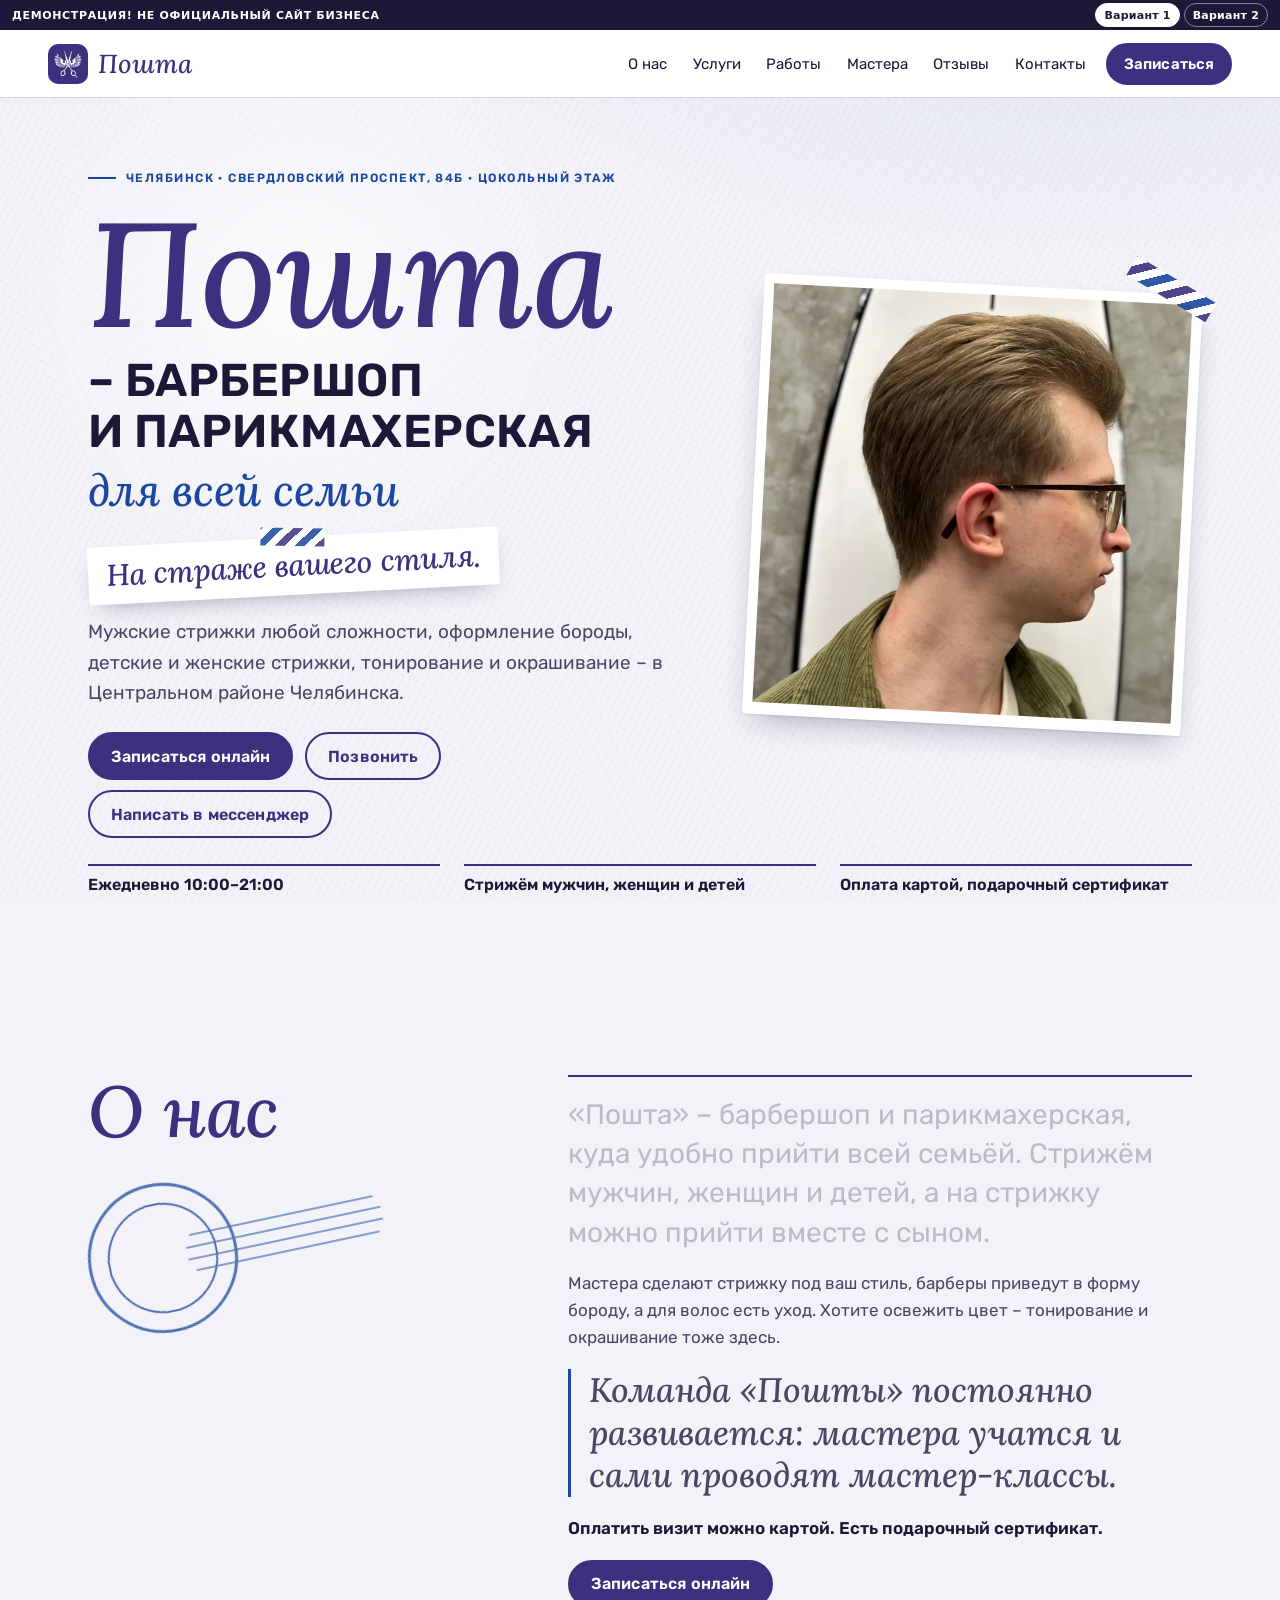
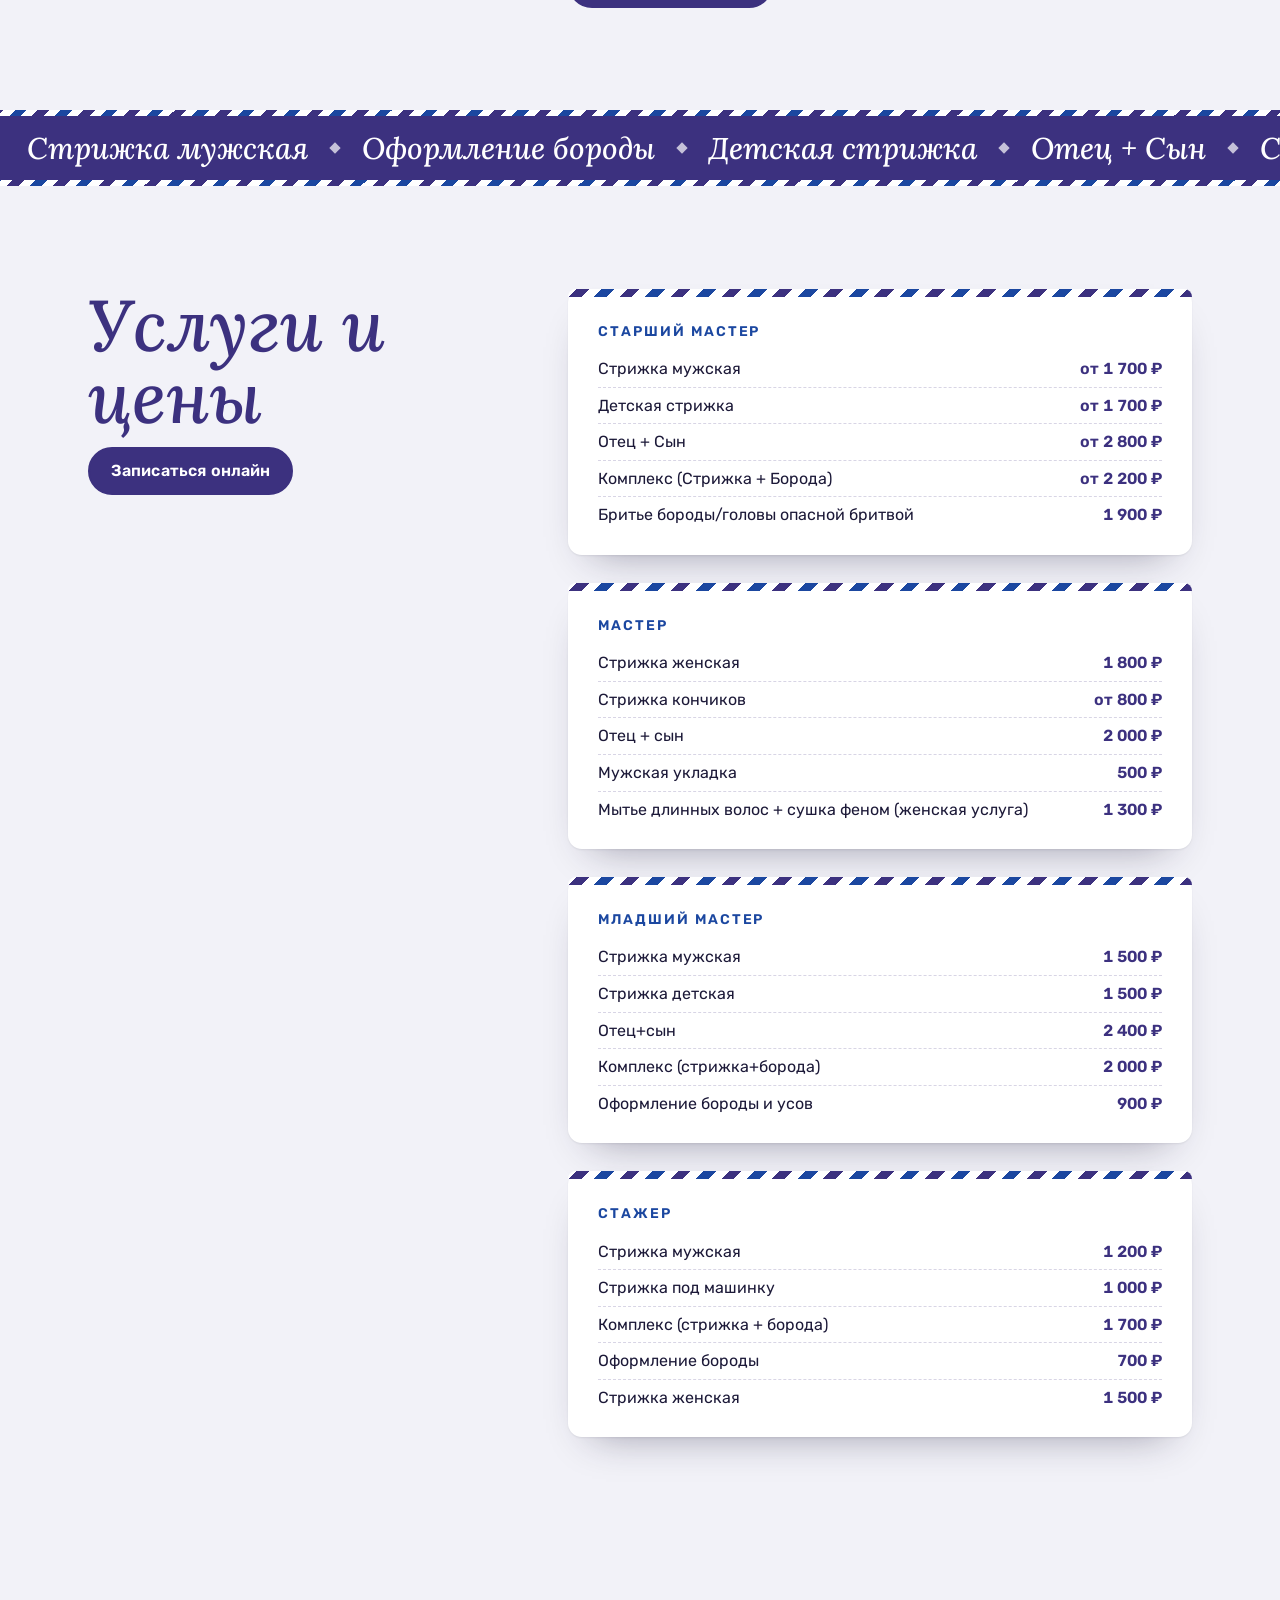
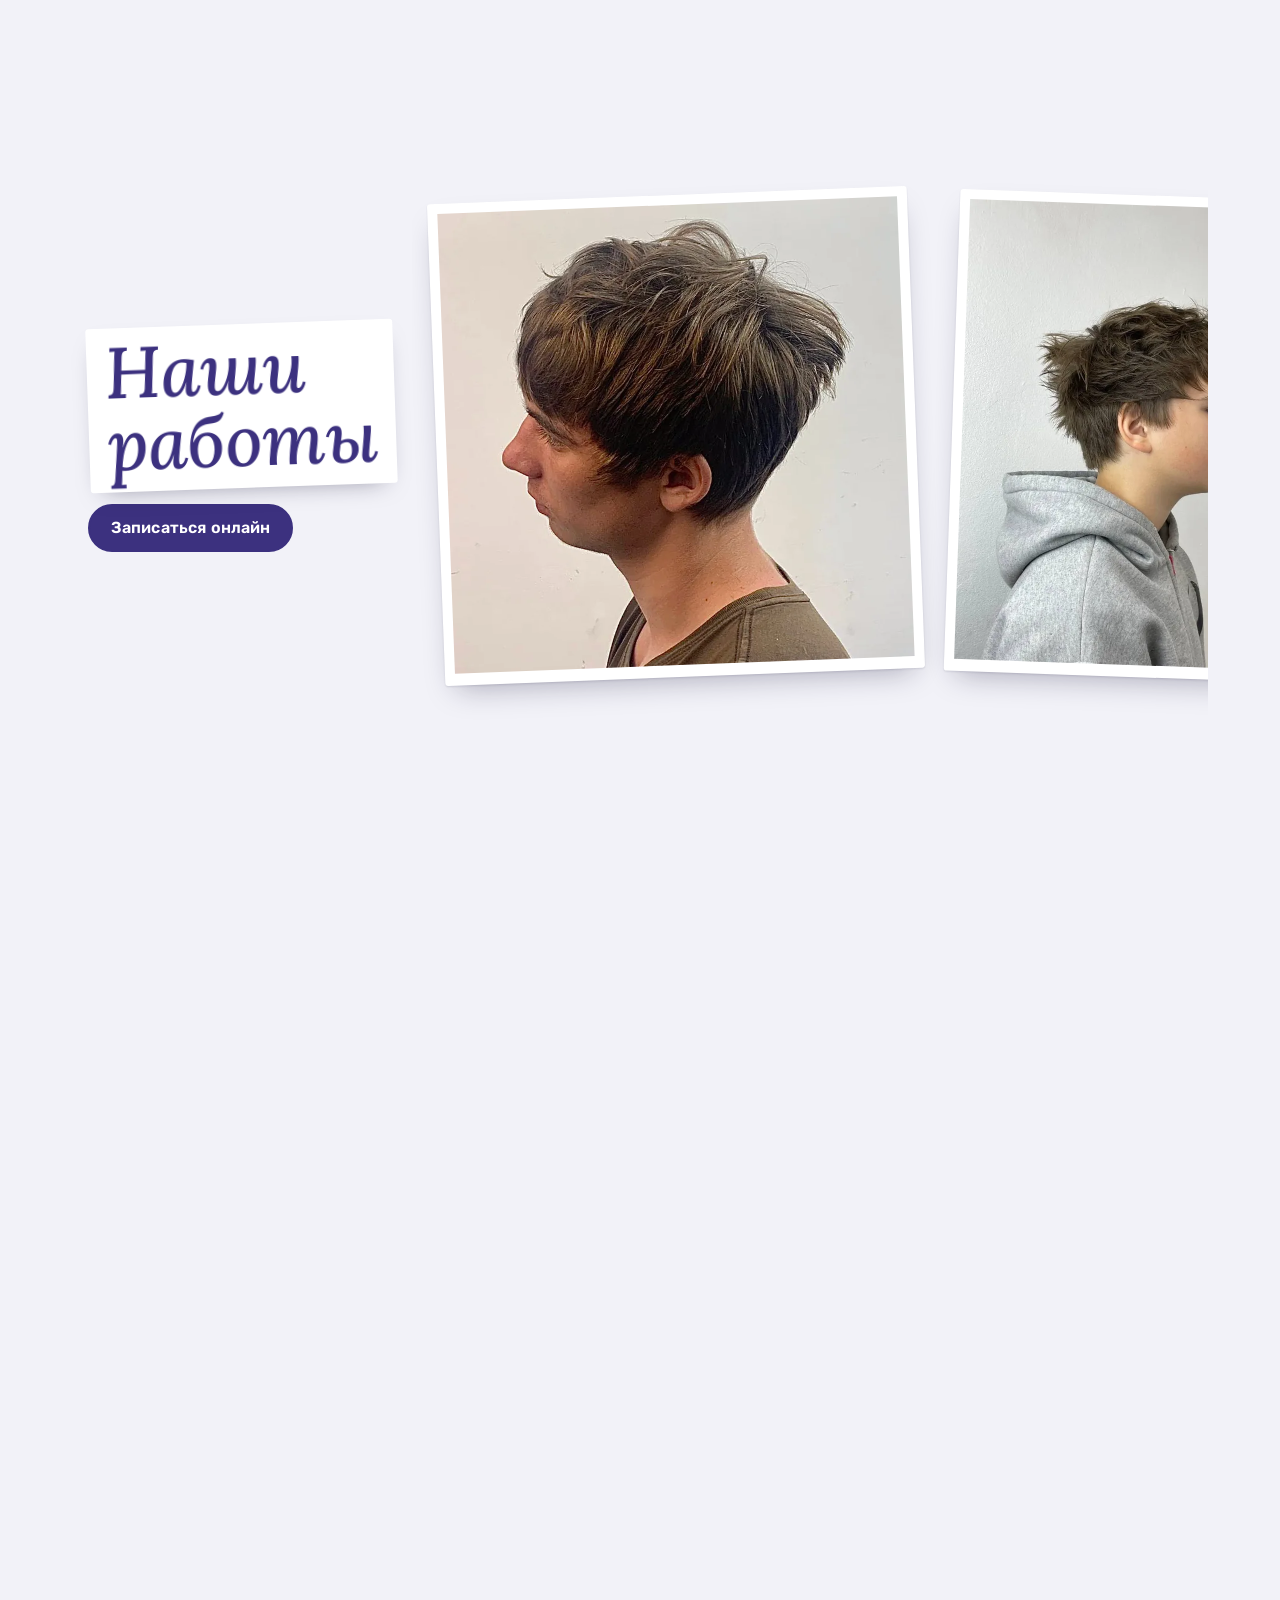
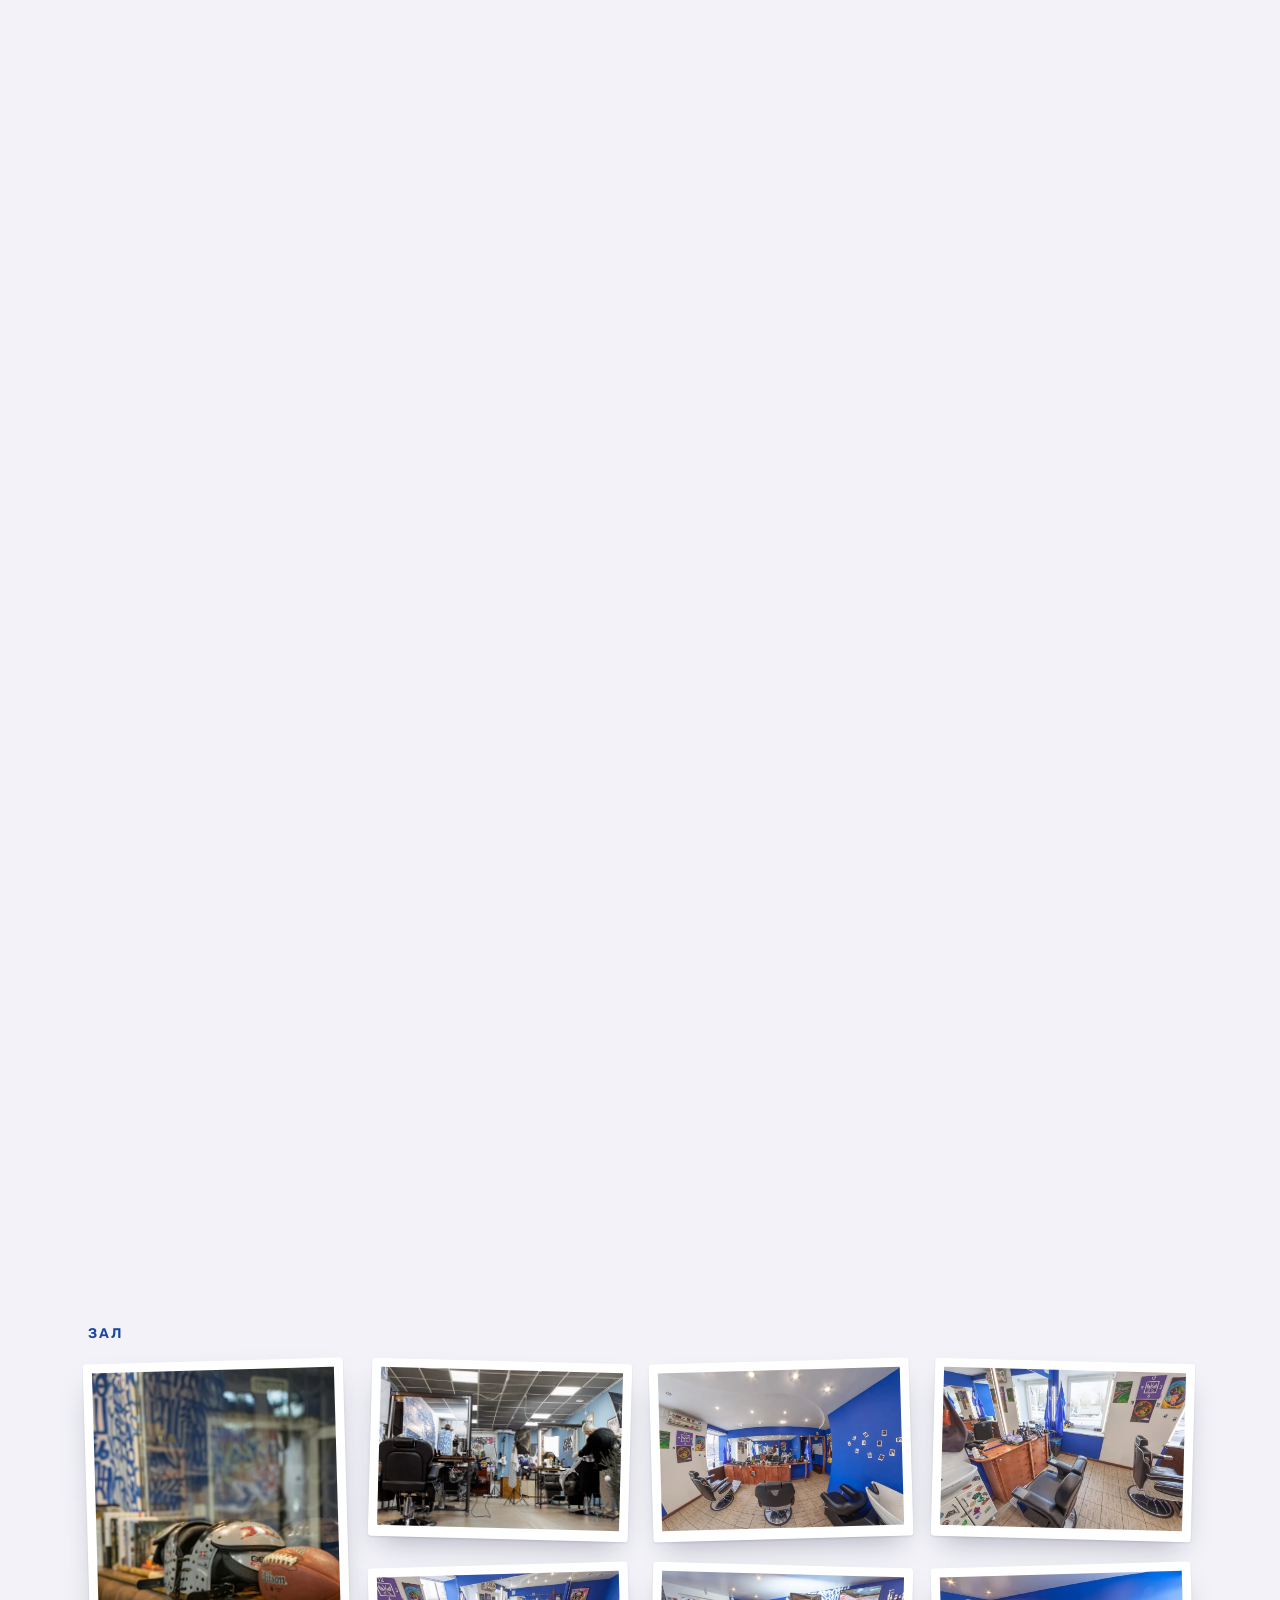
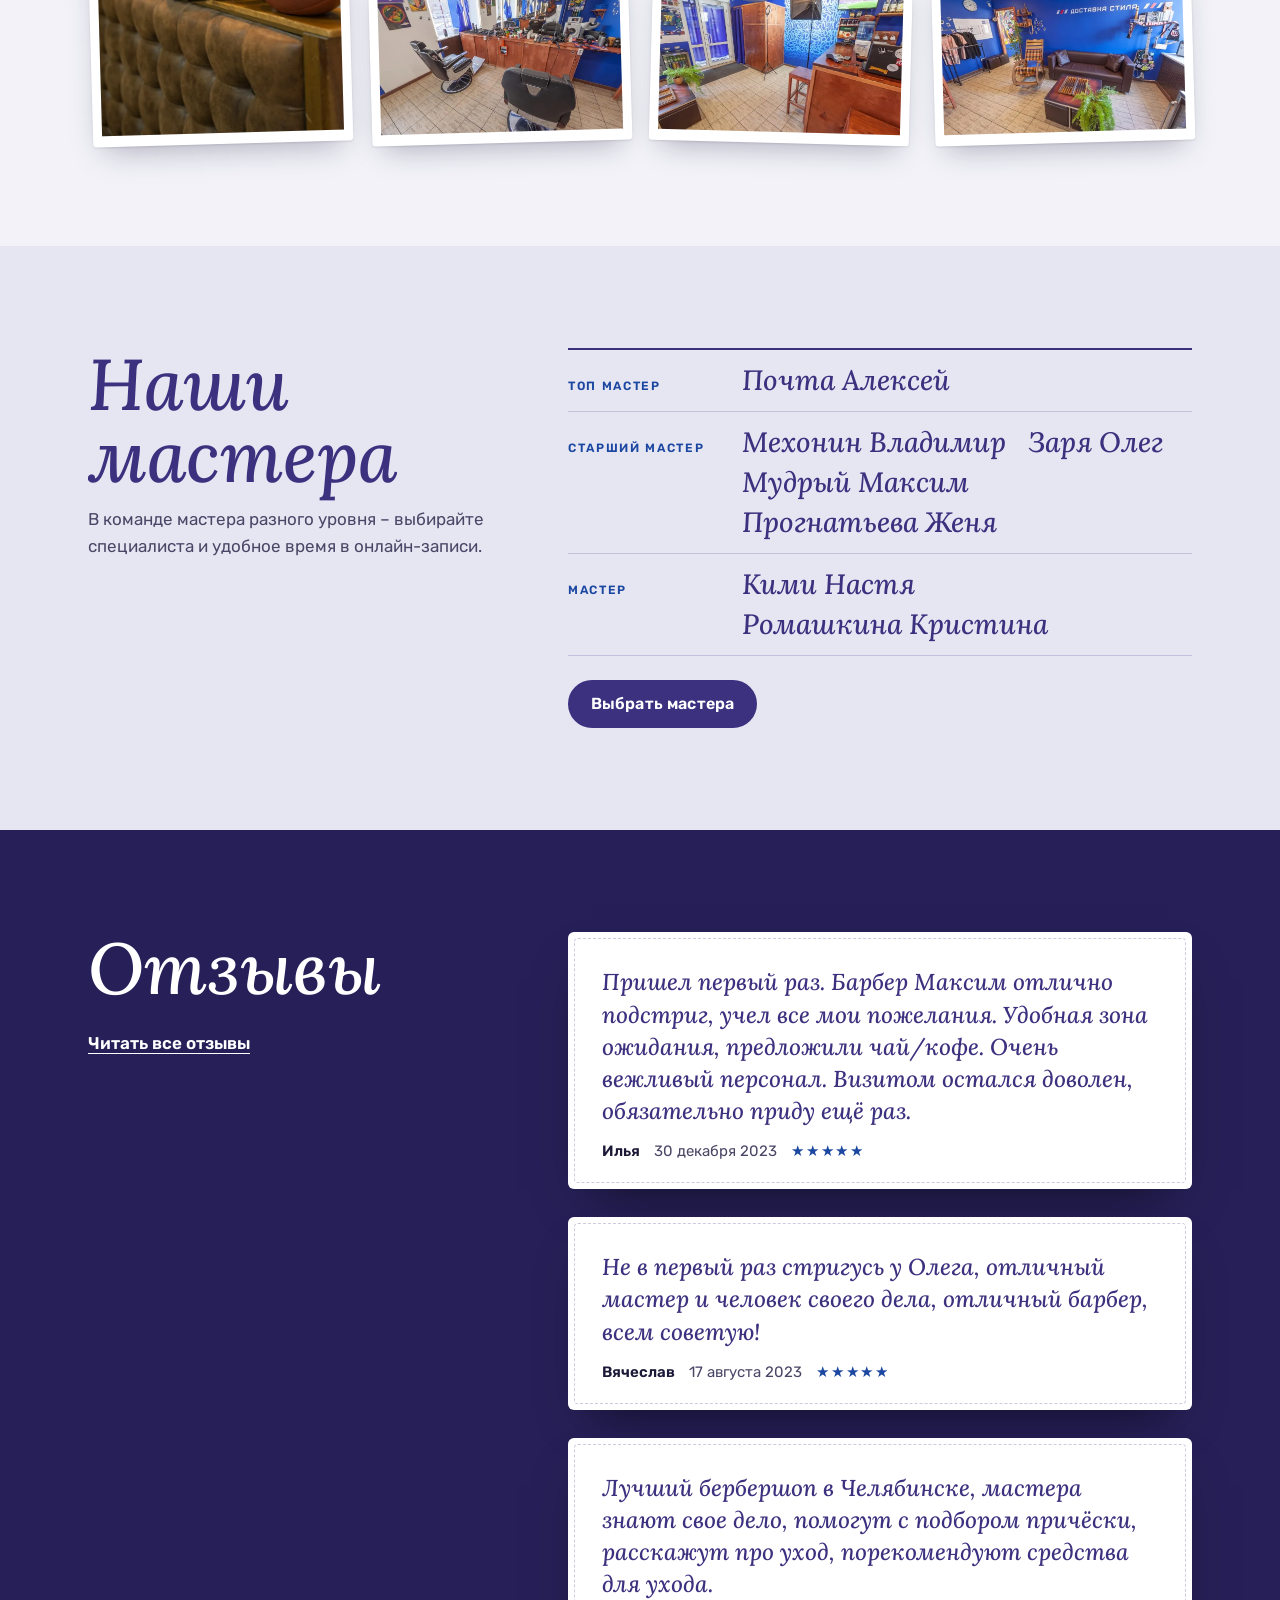
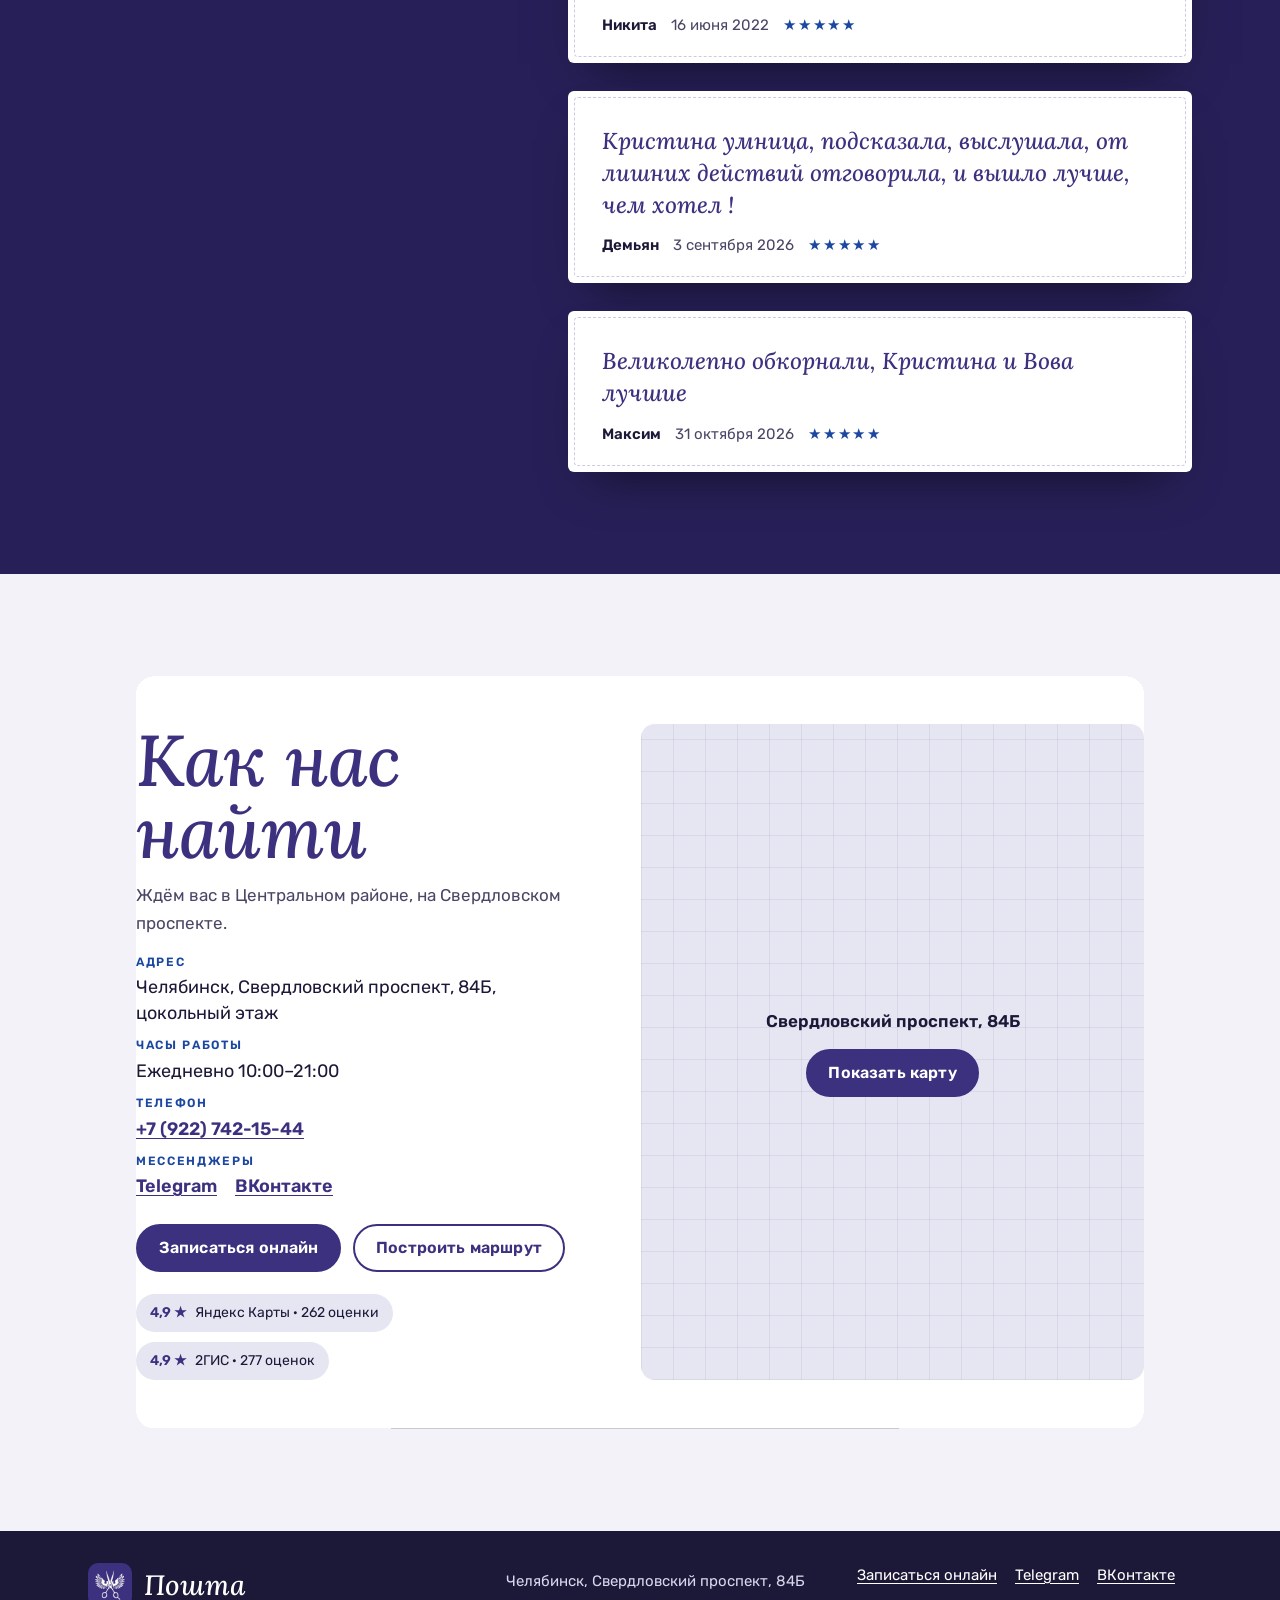
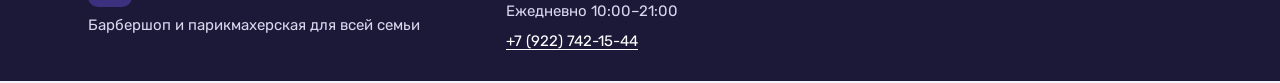
<file: index.html>
<!DOCTYPE html>
<html lang="ru">
<head>
<meta charset="utf-8">
<meta name="viewport" content="width=device-width, initial-scale=1.0">
<meta name="robots" content="noindex, nofollow">
<title>Пошта · барбершоп и парикмахерская для всей семьи в Челябинске</title>
<meta name="description" content="Пошта · барбершоп и парикмахерская для всей семьи в Челябинске: мужские, детские и женские стрижки, борода, тонирование. Свердловский проспект, 84Б.">
<meta name="theme-color" content="#3c317f">
<link rel="icon" sizes="any" href="logos/favicon.ico">
<link rel="icon" type="image/png" sizes="32x32" href="logos/favicon-32x32.png">
<link rel="apple-touch-icon" sizes="180x180" href="logos/apple-touch-icon.png">
<link rel="preload" href="fonts/lora-i500.woff2" as="font" type="font/woff2" crossorigin>
<link rel="preload" href="fonts/rubik-400.woff2" as="font" type="font/woff2" crossorigin>
<link rel="preload" href="fonts/rubik-600.woff2" as="font" type="font/woff2" crossorigin>
<link rel="stylesheet" href="css/fonts.css">
<link rel="stylesheet" href="css/styles.css">
<script>(function(h){if(window.matchMedia&&matchMedia('(prefers-reduced-motion: no-preference)').matches){h.classList.add('m-on');setTimeout(function(){if(!h.classList.contains('m-ready'))h.classList.remove('m-on')},2500)}})(document.documentElement)</script>
<script src="js/motion.js" defer></script>
</head>
<body>
<a class="skip" href="#main">К содержанию</a>
<div class="board" aria-hidden="true"></div>
<div class="spot" aria-hidden="true"></div>

<div class="top" data-top>
  <div class="demo">
    <p class="demo__t">ДЕМОНСТРАЦИЯ! НЕ ОФИЦИАЛЬНЫЙ САЙТ БИЗНЕСА</p>
    <nav class="demo__sw" aria-label="Варианты сайта">
      <a href="index.html" aria-current="page" aria-label="Вариант 1"><span class="lg">Вариант&nbsp;</span>1</a>
      <a href="v2/index.html" aria-label="Вариант 2"><span class="lg">Вариант&nbsp;</span>2</a>
    </nav>
  </div>
  <header class="hd">
    <a class="hd__brand" href="#top"><img src="logos/logo.png" width="40" height="40" alt=""><span>Пошта</span></a>
    <nav class="hd__nav" id="menu" aria-label="Разделы">
      <a href="#about">О нас</a>
      <a href="#services">Услуги</a>
      <a href="#works">Работы</a>
      <a href="#team">Мастера</a>
      <a href="#reviews">Отзывы</a>
      <a href="#contacts">Контакты</a>
    </nav>
    <a class="btn hd__book" href="https://dikidi.ru/327085" target="_blank" rel="noopener">Записаться</a>
    <button class="hd__burger" type="button" aria-expanded="false" aria-controls="menu" data-menu-btn><span class="sr">Меню</span><i></i></button>
  </header>
</div>
<div class="top-sp" aria-hidden="true"></div>

<main id="main">

<section class="hero" id="top" aria-labelledby="h1">
  <div class="wrap hero__in">
    <div class="hero__txt">
      <p class="brow">Челябинск · Свердловский проспект, 84Б · цокольный этаж</p>
      <h1 id="h1" data-rv="w" data-hero="0"><span class="h1a">Пошта</span> <span class="h1b">– барбершоп и&nbsp;парикмахерская</span> <span class="h1c">для всей семьи</span></h1>
      <p class="note" data-rv="up" data-hero="500">На страже вашего стиля.</p>
      <p class="lead">Мужские стрижки любой сложности, оформление бороды, детские и женские стрижки, тонирование и окрашивание – в Центральном районе Челябинска.</p>
      <div class="cta">
        <a class="btn" href="https://dikidi.ru/327085" target="_blank" rel="noopener">Записаться онлайн</a>
        <a class="btn btn--ghost" href="tel:+79227421544">Позвонить</a>
        <a class="btn btn--ghost" href="https://t.me/poshta74" target="_blank" rel="noopener">Написать в мессенджер</a>
      </div>
    </div>
    <figure class="hero__pic">
      <div class="tilt" data-tilt>
        <div class="pol" data-rv="pin" data-hero="200" style="--rot:3deg">
          <img src="img/work-05.webp" width="799" height="800" alt="Мужская классическая стрижка с пробором, вид сбоку" fetchpriority="high">
        </div>
      </div>
    </figure>
    <ul class="facts">
      <li><span class="ln" data-rv="line" data-hero="200"></span>Ежедневно 10:00–21:00</li>
      <li><span class="ln" data-rv="line" data-hero="300"></span>Стрижём мужчин, женщин и детей</li>
      <li><span class="ln" data-rv="line" data-hero="400"></span>Оплата картой, подарочный сертификат</li>
    </ul>
  </div>
</section>

<section class="sec about lead-line" id="about" aria-labelledby="about-h">
  <div class="wrap about__in">
    <div class="about__head">
      <h2 class="h2" id="about-h" data-rv="w">О нас</h2>
      <div class="stamp" aria-hidden="true"></div>
    </div>
    <div class="about__body" data-stagger>
      <span class="ln-top" data-rv="line"></span>
      <p class="big" data-light>«Пошта» – барбершоп и парикмахерская, куда удобно прийти всей семьёй. Стрижём мужчин, женщин и детей, а на стрижку можно прийти вместе с сыном.</p>
      <p data-rv="up">Мастера сделают стрижку под ваш стиль, барберы приведут в форму бороду, а для волос есть уход. Хотите освежить цвет – тонирование и окрашивание тоже здесь.</p>
      <p class="motto" data-rv="w">Команда «Пошты» постоянно развивается: мастера учатся и сами проводят мастер-классы.</p>
      <p class="about__pay" data-rv="up">Оплатить визит можно картой. Есть подарочный сертификат.</p>
      <p data-rv="up"><a class="btn" href="https://dikidi.ru/327085" target="_blank" rel="noopener">Записаться онлайн</a></p>
    </div>
  </div>
</section>

<div class="run" role="presentation">
  <div class="run__t">
    <span><b>Стрижка мужская</b><b>Оформление бороды</b><b>Детская стрижка</b><b>Отец + Сын</b><b>Стрижка под машинку</b><b>Тонирование бороды</b><b>Тонирование головы</b><b>Мужская укладка</b></span>
    <span aria-hidden="true"><b>Стрижка мужская</b><b>Оформление бороды</b><b>Детская стрижка</b><b>Отец + Сын</b><b>Стрижка под машинку</b><b>Тонирование бороды</b><b>Тонирование головы</b><b>Мужская укладка</b></span>
  </div>
</div>

<section class="sec svc" id="services" aria-labelledby="svc-h">
  <div class="wrap svc__in">
    <div class="svc__head">
      <h2 class="h2" id="svc-h" data-rv="w">Услуги и цены</h2>
      <p class="svc__cta"><a class="btn" href="https://dikidi.ru/327085" target="_blank" rel="noopener">Записаться онлайн</a></p>
    </div>
    <ul class="stack">
      <li class="tag">
        <h3>Старший мастер</h3>
        <ul class="price">
          <li><span>Стрижка мужская</span><b>от 1 700 ₽</b></li>
          <li><span>Детская стрижка</span><b>от 1 700 ₽</b></li>
          <li><span>Отец + Сын</span><b>от 2 800 ₽</b></li>
          <li><span>Комплекс (Стрижка + Борода)</span><b>от 2 200 ₽</b></li>
          <li><span>Бритье бороды/головы опасной бритвой</span><b>1 900 ₽</b></li>
        </ul>
      </li>
      <li class="tag">
        <h3>Мастер</h3>
        <ul class="price">
          <li><span>Стрижка женская</span><b>1 800 ₽</b></li>
          <li><span>Стрижка кончиков</span><b>от 800 ₽</b></li>
          <li><span>Отец + сын</span><b>2 000 ₽</b></li>
          <li><span>Мужская укладка</span><b>500 ₽</b></li>
          <li><span>Мытье длинных волос + сушка феном (женская услуга)</span><b>1 300 ₽</b></li>
        </ul>
      </li>
      <li class="tag">
        <h3>Младший мастер</h3>
        <ul class="price">
          <li><span>Стрижка мужская</span><b>1 500 ₽</b></li>
          <li><span>Стрижка детская</span><b>1 500 ₽</b></li>
          <li><span>Отец+сын</span><b>2 400 ₽</b></li>
          <li><span>Комплекс (стрижка+борода)</span><b>2 000 ₽</b></li>
          <li><span>Оформление бороды и усов</span><b>900 ₽</b></li>
        </ul>
      </li>
      <li class="tag">
        <h3>Стажер</h3>
        <ul class="price">
          <li><span>Стрижка мужская</span><b>1 200 ₽</b></li>
          <li><span>Стрижка под машинку</span><b>1 000 ₽</b></li>
          <li><span>Комплекс (стрижка + борода)</span><b>1 700 ₽</b></li>
          <li><span>Оформление бороды</span><b>700 ₽</b></li>
          <li><span>Стрижка женская</span><b>1 500 ₽</b></li>
        </ul>
      </li>
    </ul>
  </div>
</section>

<section class="gal" id="works" aria-labelledby="works-h">
  <div class="lane" data-lane="2.2">
    <div class="lane-pin">
      <div class="wrap lane-grid">
        <div class="gal__note">
          <h2 class="h2" id="works-h" data-rv="w">Наши работы</h2>
          <a class="btn" href="https://dikidi.ru/327085" target="_blank" rel="noopener">Записаться онлайн</a>
        </div>
        <div class="lane-view">
          <ul class="lane-track" data-stagger>
            <li><figure class="pol" data-rv="pin"><img src="img/work-02.webp" width="750" height="750" loading="lazy" alt="Короткая текстурная мужская стрижка, профиль"></figure></li>
            <li><figure class="pol" data-rv="pin"><img src="img/work-06.webp" width="600" height="800" loading="lazy" alt="Детская текстурная стрижка, профиль"></figure></li>
            <li><figure class="pol" data-rv="pin"><img src="img/work-01.webp" width="560" height="800" loading="lazy" alt="Длинная многослойная стрижка"></figure></li>
            <li><figure class="pol" data-rv="pin"><img src="img/work-07.webp" width="600" height="800" loading="lazy" alt="Тёмный многослойный маллет, профиль"></figure></li>
            <li><figure class="pol" data-rv="pin"><img src="img/work-04.webp" width="800" height="800" loading="lazy" alt="Гладкий тёмный боб на фоне граффити"></figure></li>
            <li><figure class="pol" data-rv="pin"><img src="img/work-03.webp" width="800" height="688" loading="lazy" alt="Медное окрашивание длинных волнистых волос"></figure></li>
          </ul>
        </div>
      </div>
      <div class="wrap"><div class="lane-bar" aria-hidden="true"><i></i></div></div>
    </div>
  </div>
  <div class="wrap hall">
    <h3>Зал</h3>
    <ul class="hall__grid" data-stagger>
      <li class="tall"><figure class="pol" data-rv="pin"><img src="img/interior-02.webp" width="666" height="1000" loading="lazy" alt="Кожаный диван, шлемы и мяч для американского футбола на фоне синего граффити"></figure></li>
      <li><figure class="pol" data-rv="pin"><img src="img/interior-01.webp" width="1000" height="666" loading="lazy" alt="Зал барбершопа: чёрные кресла, зеркала, барбер за работой"></figure></li>
      <li><figure class="pol" data-rv="pin"><img src="img/interior-04.webp" width="1000" height="563" loading="lazy" alt="Рабочий зал с креслами, зеркалами и мойкой у синей стены"></figure></li>
      <li><figure class="pol" data-rv="pin"><img src="img/interior-05.webp" width="1000" height="563" loading="lazy" alt="Рабочие места у зеркал и мойка у окна"></figure></li>
      <li><figure class="pol" data-rv="pin"><img src="img/interior-06.webp" width="1000" height="563" loading="lazy" alt="Рабочая стойка с инструментами"></figure></li>
      <li><figure class="pol" data-rv="pin"><img src="img/interior-03.webp" width="1000" height="563" loading="lazy" alt="Вход и стойка администратора у синих стен"></figure></li>
      <li><figure class="pol" data-rv="pin"><img src="img/interior-07.webp" width="1000" height="563" loading="lazy" alt="Зона ожидания: диван и стол с нардами"></figure></li>
    </ul>
  </div>
</section>

<section class="sec team" id="team" aria-labelledby="team-h">
  <div class="wrap team__in">
    <div class="team__head">
      <h2 class="h2" id="team-h" data-rv="w">Наши мастера</h2>
      <p data-rv="up">В команде мастера разного уровня – выбирайте специалиста и удобное время в онлайн-записи.</p>
    </div>
    <div>
      <ul class="roster" data-stagger>
        <li data-rv="up"><h3>Топ мастер</h3><ul><li>Почта Алексей</li></ul></li>
        <li data-rv="up"><h3>Старший мастер</h3><ul><li>Мехонин Владимир</li><li>Заря Олег</li><li>Мудрый Максим</li><li>Прогнатьева Женя</li></ul></li>
        <li data-rv="up"><h3>Мастер</h3><ul><li>Кими Настя</li><li>Ромашкина Кристина</li></ul></li>
      </ul>
      <p class="team__cta"><a class="btn" href="https://dikidi.ru/327085" target="_blank" rel="noopener">Выбрать мастера</a></p>
    </div>
  </div>
</section>

<section class="sec rev" id="reviews" aria-labelledby="rev-h">
  <div class="wrap rev__in">
    <div class="rev__head">
      <h2 class="h2" id="rev-h" data-rv="w">Отзывы</h2>
      <p class="rev__all"><a href="https://yandex.ru/maps/org/poshta/81499500546/reviews/" target="_blank" rel="noopener">Читать все отзывы</a></p>
    </div>
    <div class="cards">
      <article class="card">
        <blockquote>Пришел первый раз. Барбер Максим отлично подстриг, учел все мои пожелания. Удобная зона ожидания, предложили чай/кофе. Очень вежливый персонал. Визитом остался доволен, обязательно приду ещё раз.</blockquote>
        <footer><b>Илья</b><span>30 декабря 2023</span><span class="stars" role="img" aria-label="Оценка 5 из 5">★★★★★</span></footer>
      </article>
      <article class="card">
        <blockquote>Не в первый раз стригусь у Олега, отличный мастер и человек своего дела, отличный барбер, всем советую!</blockquote>
        <footer><b>Вячеслав</b><span>17 августа 2023</span><span class="stars" role="img" aria-label="Оценка 5 из 5">★★★★★</span></footer>
      </article>
      <article class="card">
        <blockquote>Лучший бербершоп в Челябинске, мастера знают свое дело, помогут с подбором причёски, расскажут про уход, порекомендуют средства для ухода.</blockquote>
        <footer><b>Никита</b><span>16 июня 2022</span><span class="stars" role="img" aria-label="Оценка 5 из 5">★★★★★</span></footer>
      </article>
      <article class="card">
        <blockquote>Кристина умница, подсказала, выслушала, от лишних действий отговорила, и вышло лучше, чем хотел !</blockquote>
        <footer><b>Демьян</b><span>3 сентября 2026</span><span class="stars" role="img" aria-label="Оценка 5 из 5">★★★★★</span></footer>
      </article>
      <article class="card">
        <blockquote>Великолепно обкорнали, Кристина и Вова лучшие</blockquote>
        <footer><b>Максим</b><span>31 октября 2026</span><span class="stars" role="img" aria-label="Оценка 5 из 5">★★★★★</span></footer>
      </article>
    </div>
  </div>
</section>

<section class="con" id="contacts" aria-labelledby="con-h">
  <div class="wrap">
    <div class="panel" data-panel>
      <div class="con__in">
        <div>
          <h2 class="h2" id="con-h" data-rv="w">Как нас найти</h2>
          <p class="con__lead">Ждём вас в Центральном районе, на Свердловском проспекте.</p>
          <dl>
            <div><dt>Адрес</dt><dd><address>Челябинск, Свердловский проспект, 84Б, цокольный этаж</address></dd></div>
            <div><dt>Часы работы</dt><dd>Ежедневно 10:00–21:00</dd></div>
            <div><dt>Телефон</dt><dd><a href="tel:+79227421544">+7 (922) 742-15-44</a></dd></div>
            <div><dt>Мессенджеры</dt><dd class="msg"><a href="https://t.me/poshta74" target="_blank" rel="noopener">Telegram</a><a href="https://vk.ru/poshta74" target="_blank" rel="noopener">ВКонтакте</a></dd></div>
          </dl>
          <div class="cta">
            <a class="btn" href="https://dikidi.ru/327085" target="_blank" rel="noopener">Записаться онлайн</a>
            <a class="btn btn--ghost" href="https://yandex.ru/maps/?rtext=~55.153919%2C61.388928&amp;rtt=auto" target="_blank" rel="noopener">Построить маршрут</a>
          </div>
          <div class="badges">
            <span class="badge"><b>4,9 ★</b> Яндекс Карты · 262 оценки</span>
            <span class="badge"><b>4,9 ★</b> 2ГИС · 277 оценок</span>
          </div>
        </div>
        <div class="map" data-map="https://yandex.ru/map-widget/v1/?ll=61.388928%2C55.153919&amp;z=17&amp;oid=81499500546&amp;ol=biz" data-title="Пошта на карте">
          <div>
            <p>Свердловский проспект, 84Б</p>
            <button class="btn" type="button">Показать карту</button>
          </div>
        </div>
      </div>
    </div>
  </div>
</section>

</main>

<footer class="ft">
  <div class="wrap ft__in">
    <div>
      <a class="ft__brand" href="#top"><img src="logos/logo.png" width="44" height="44" alt="" loading="lazy"><span>Пошта</span></a>
      <p>Барбершоп и парикмахерская для всей семьи</p>
    </div>
    <div>
      <p>Челябинск, Свердловский проспект, 84Б</p>
      <p>Ежедневно 10:00–21:00</p>
      <p><a href="tel:+79227421544">+7 (922) 742-15-44</a></p>
    </div>
    <ul>
      <li><a href="https://dikidi.ru/327085" target="_blank" rel="noopener">Записаться онлайн</a></li>
      <li><a href="https://t.me/poshta74" target="_blank" rel="noopener">Telegram</a></li>
      <li><a href="https://vk.ru/poshta74" target="_blank" rel="noopener">ВКонтакте</a></li>
    </ul>
  </div>
</footer>
</body>
</html>
</file>
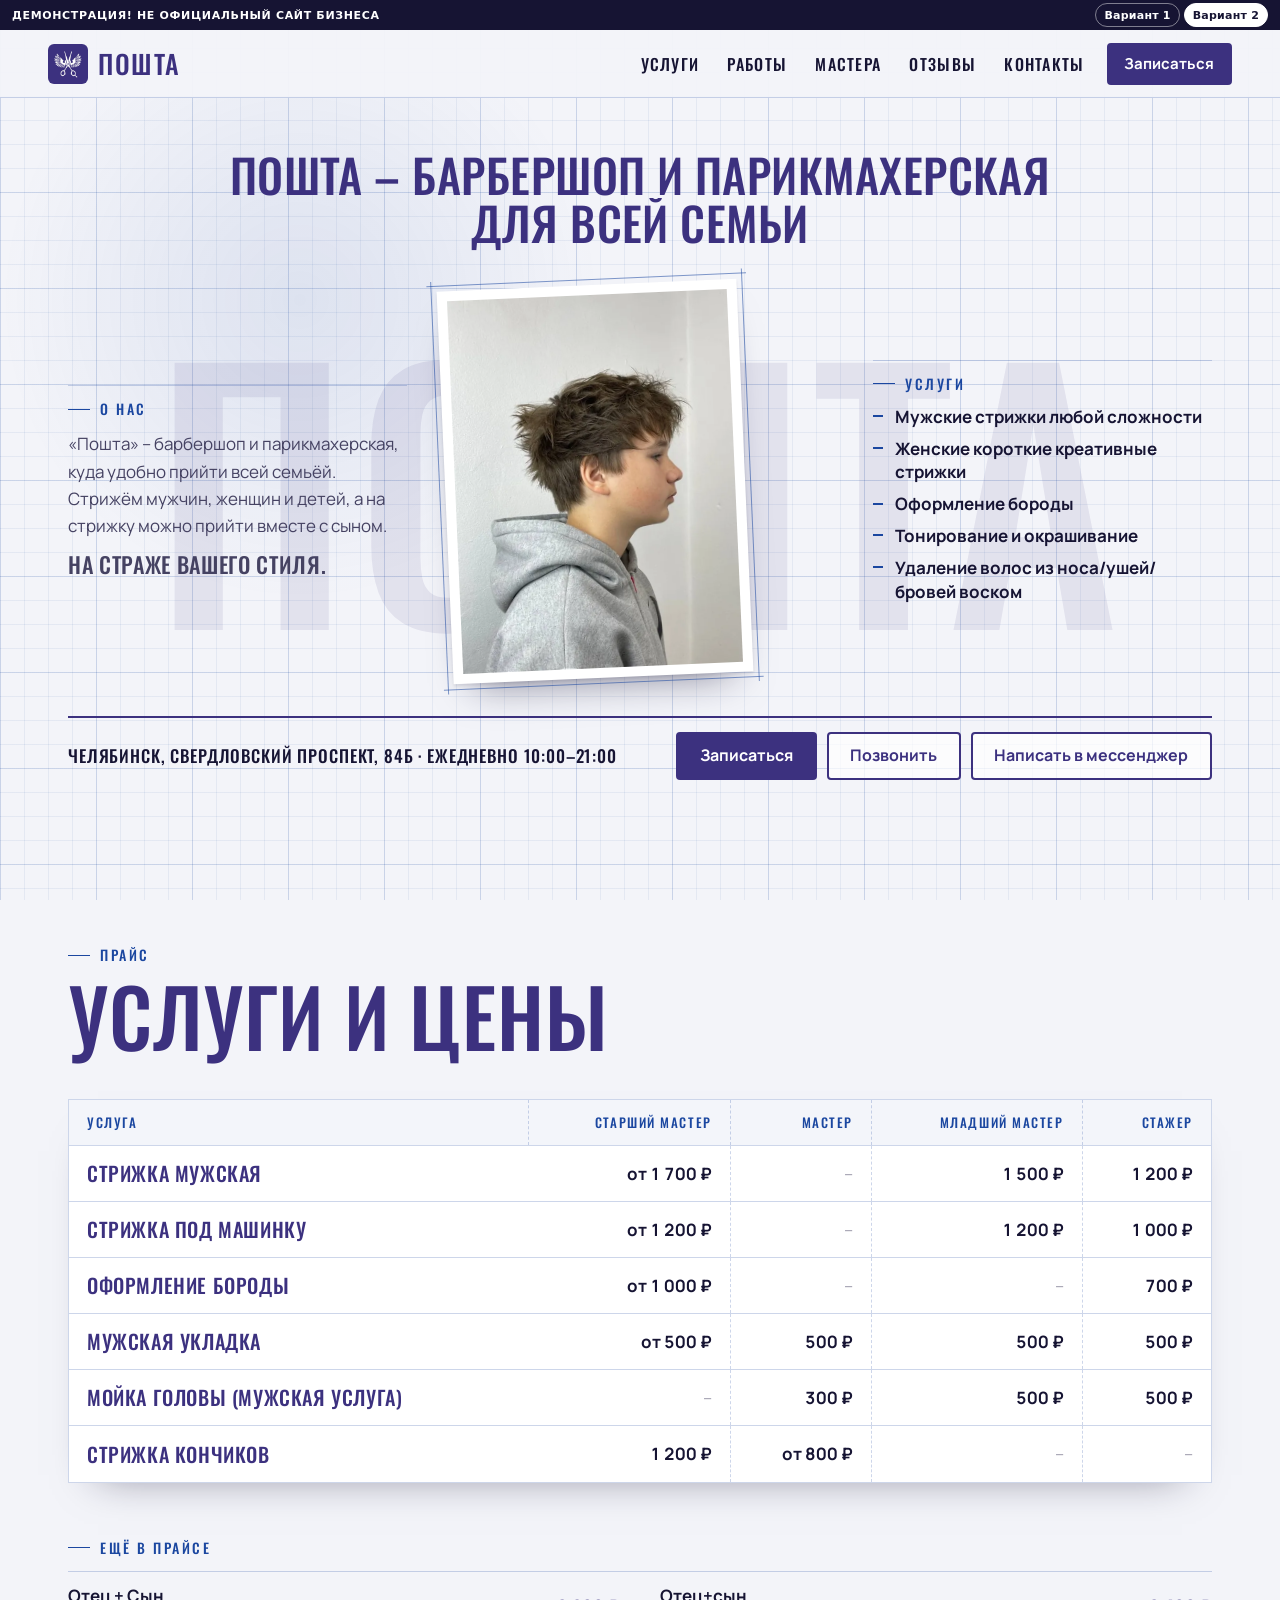
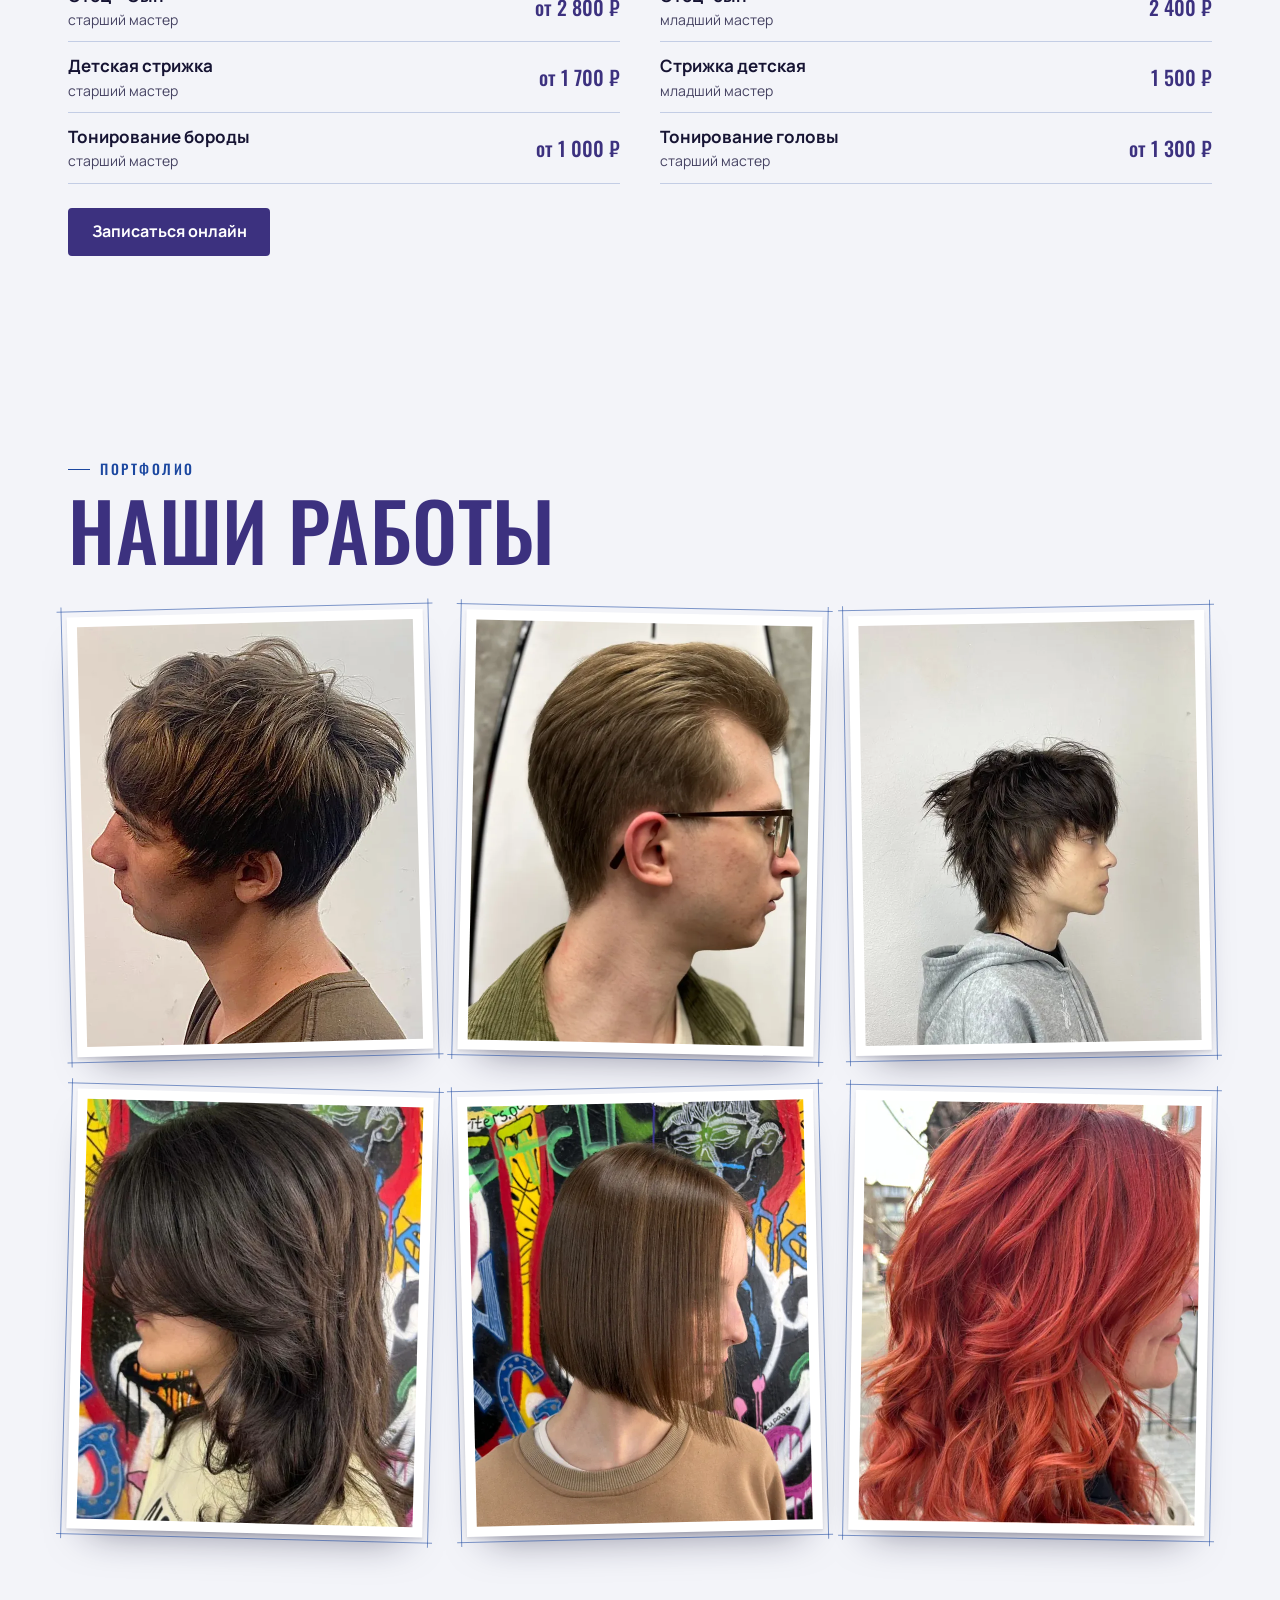
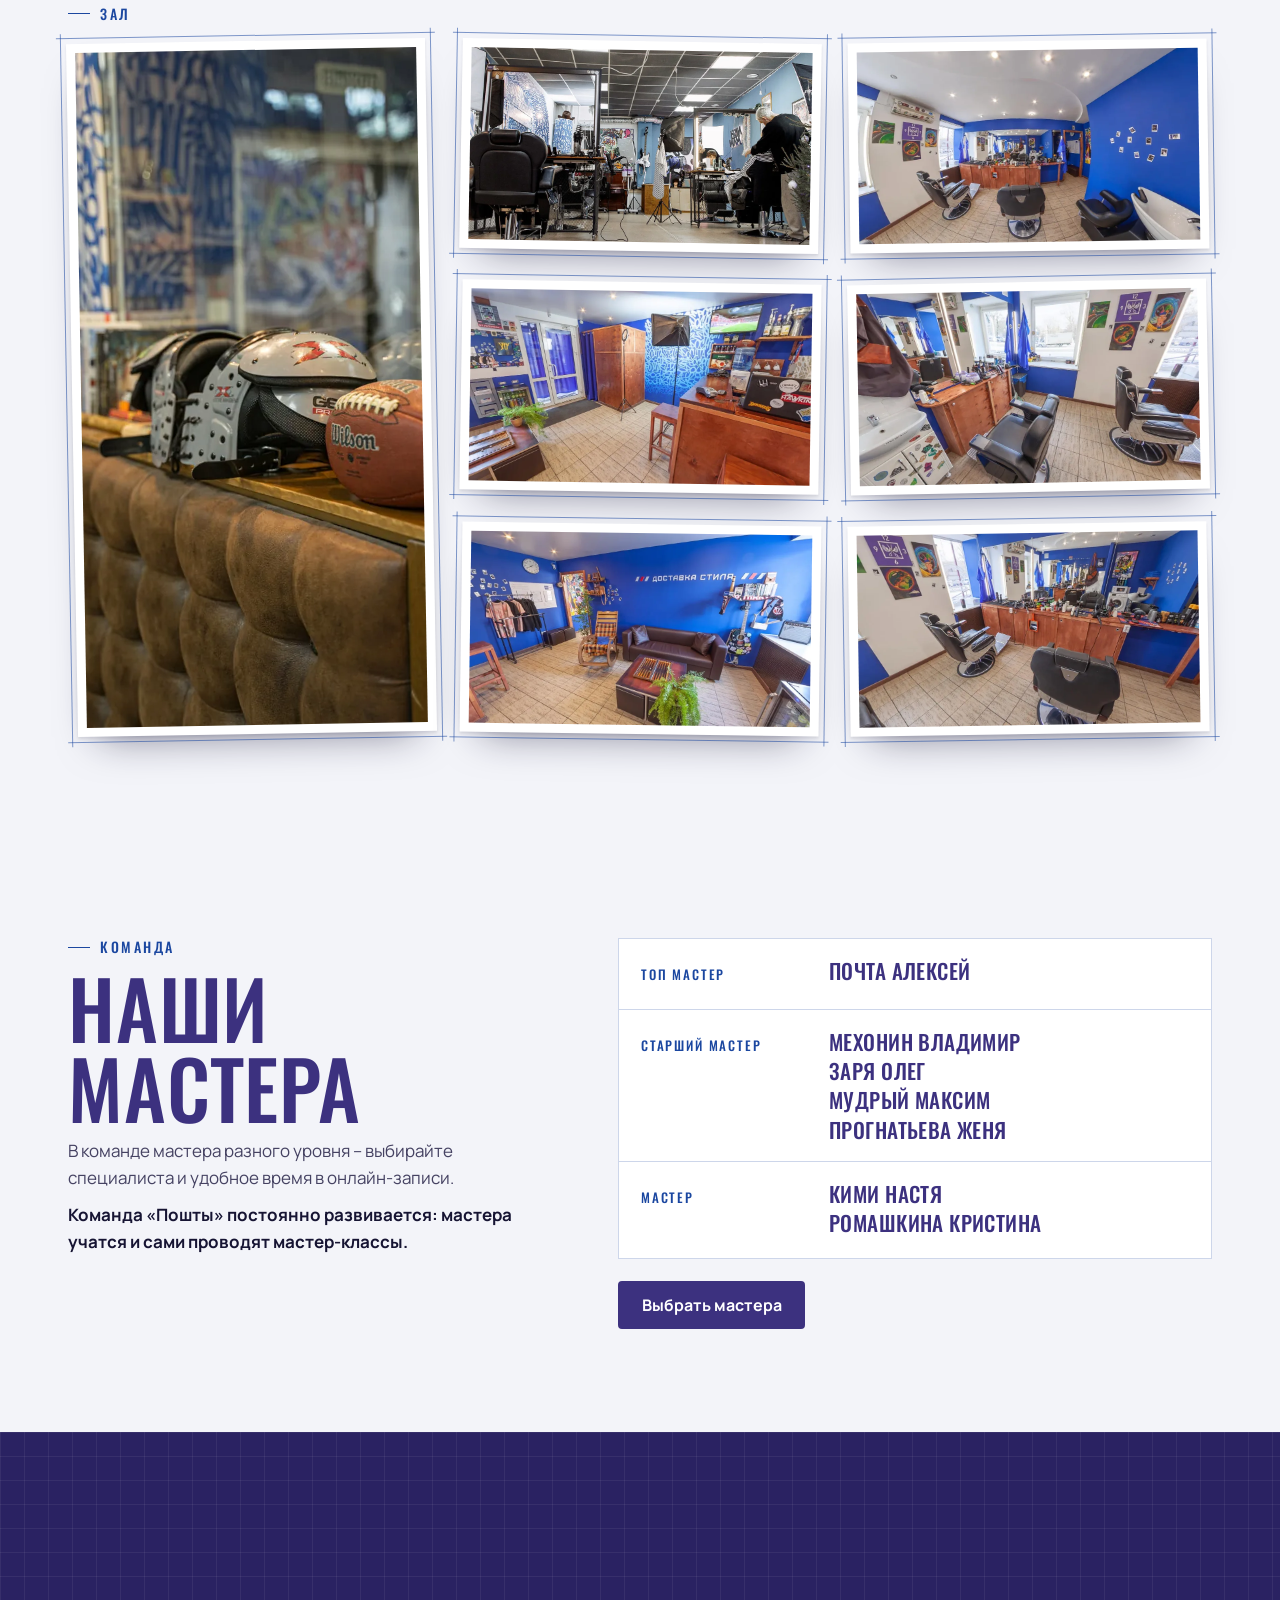
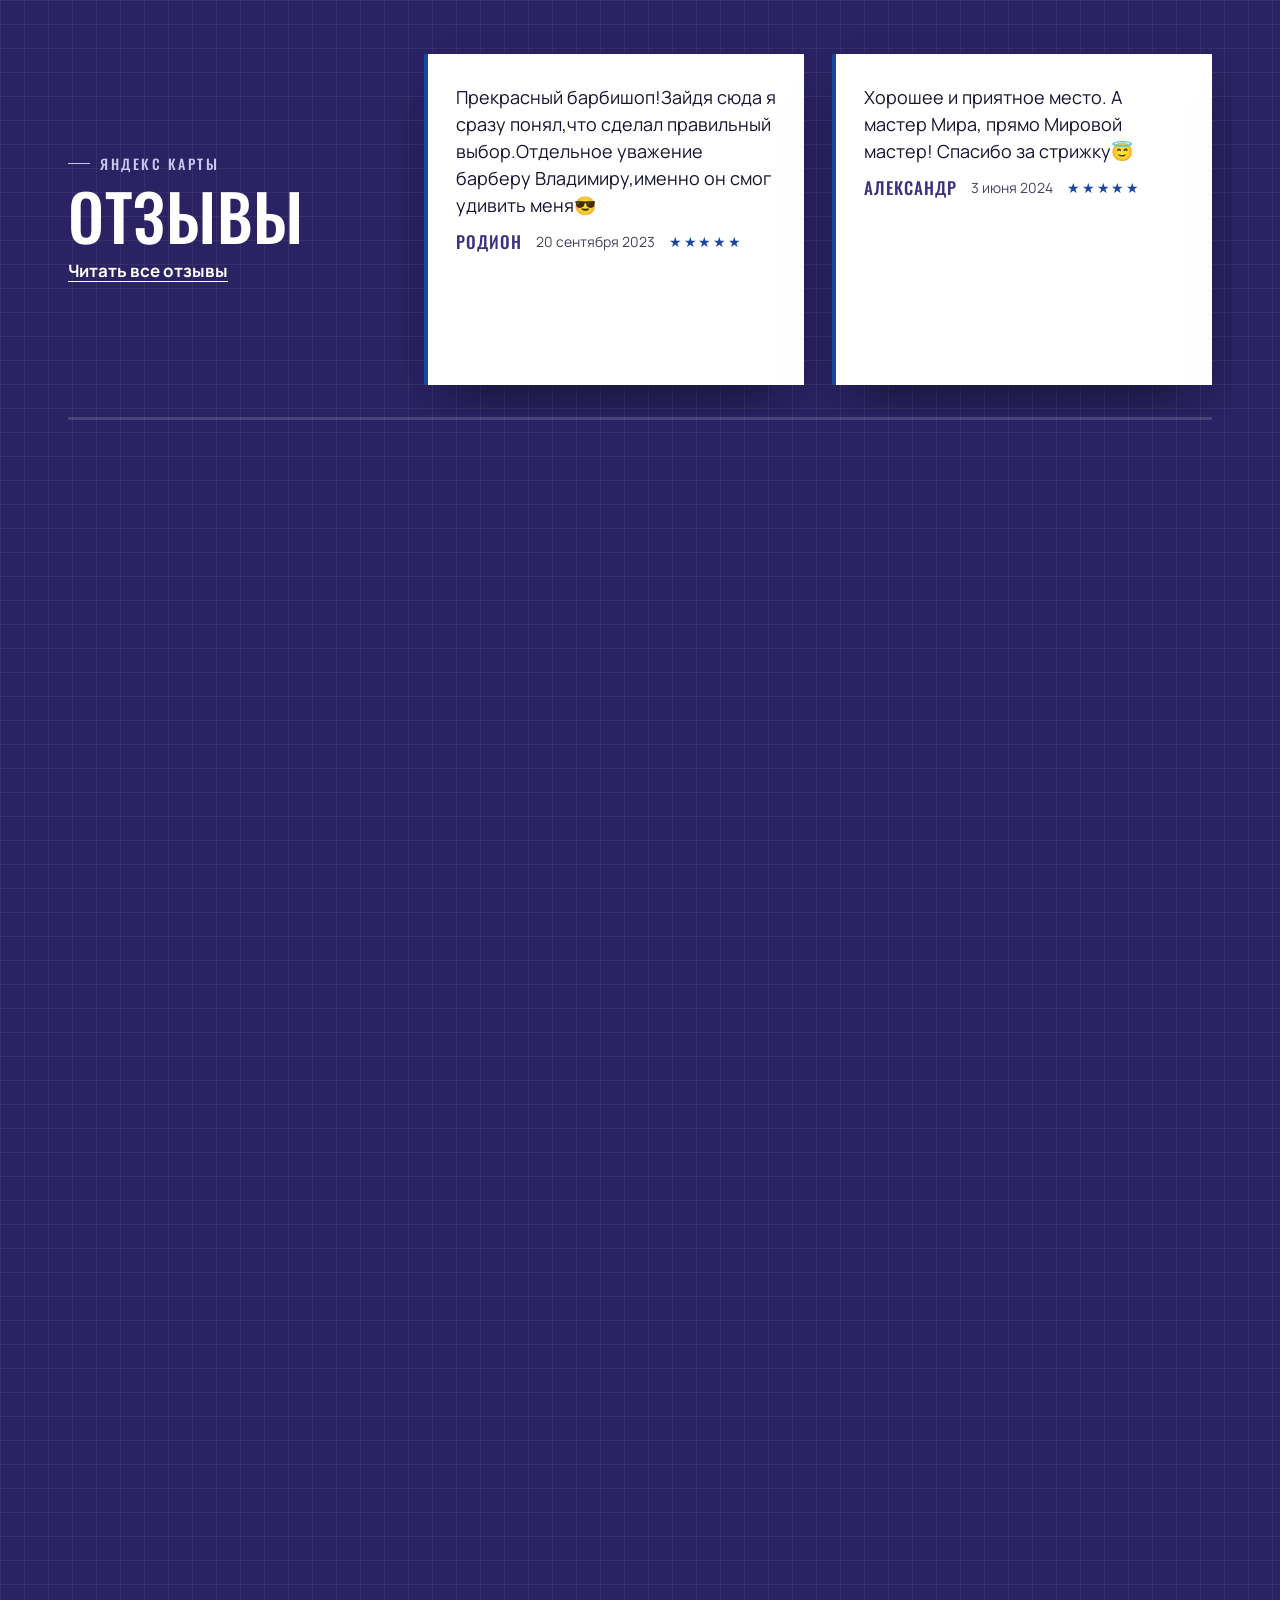
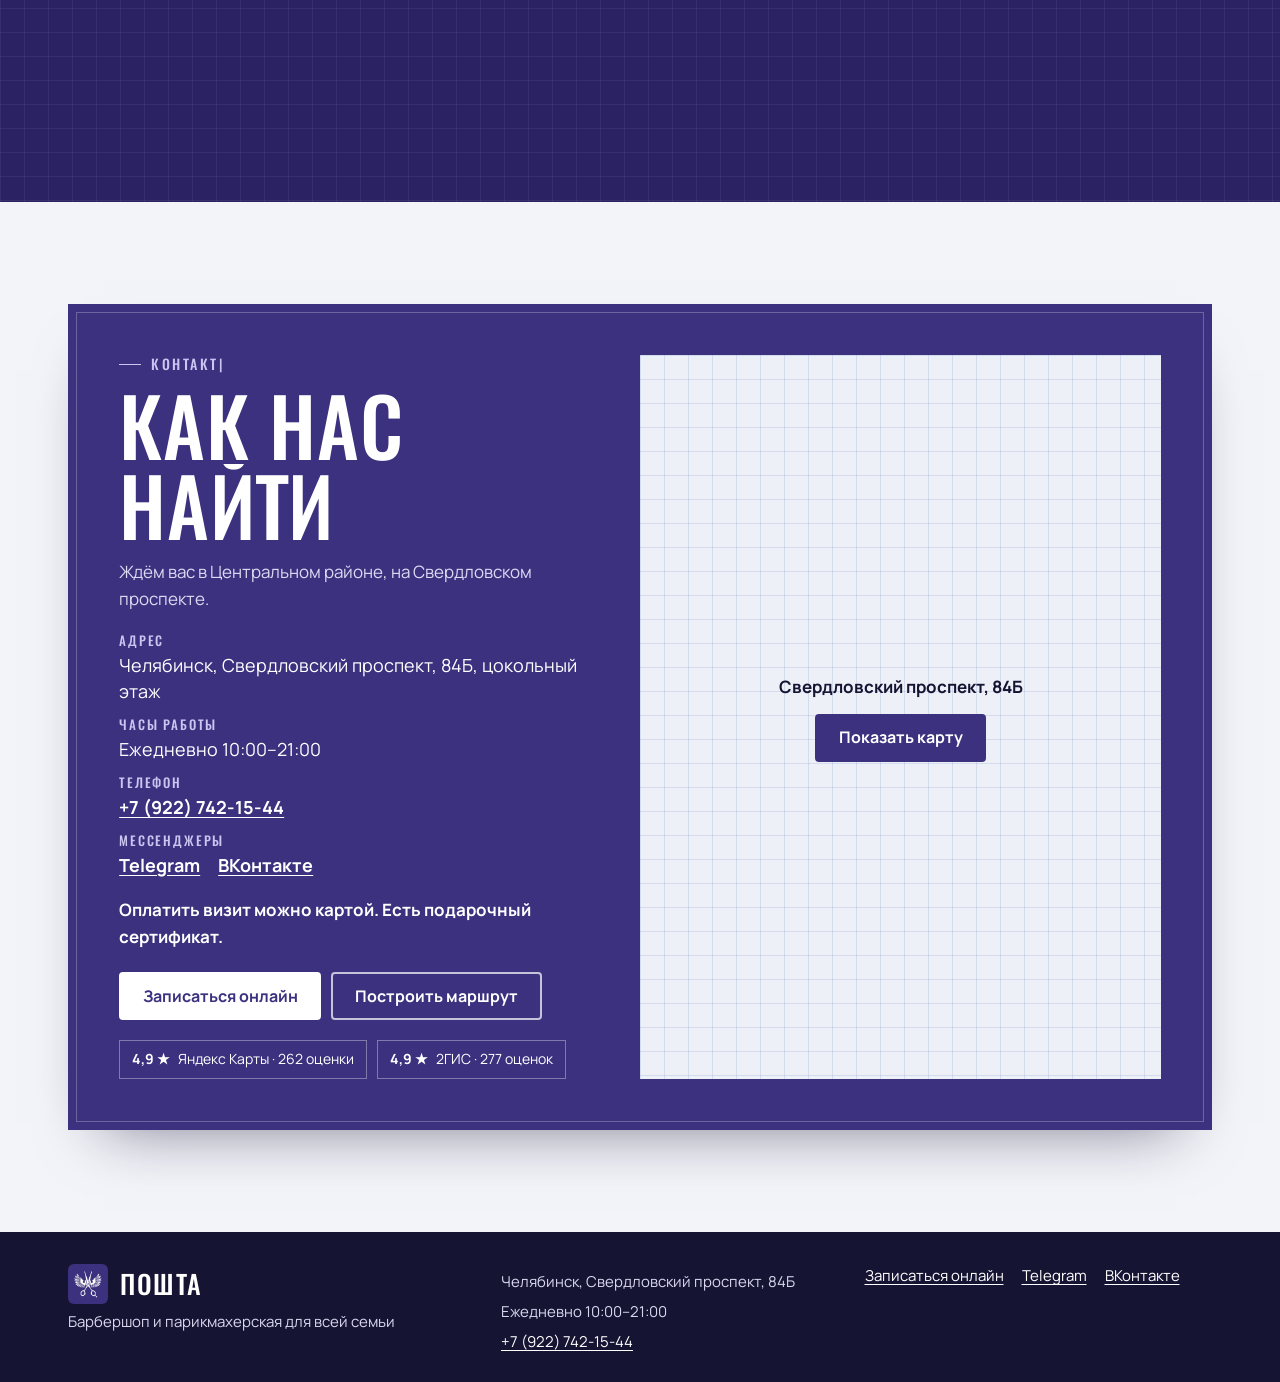
<file: v2/index.html>
<!DOCTYPE html>
<html lang="ru">
<head>
<meta charset="utf-8">
<meta name="viewport" content="width=device-width, initial-scale=1.0">
<meta name="robots" content="noindex, nofollow">
<title>Пошта · барбершоп и парикмахерская для всей семьи в Челябинске</title>
<meta name="description" content="Пошта · барбершоп и парикмахерская для всей семьи в Челябинске: мужские, детские и женские стрижки, борода, тонирование. Свердловский проспект, 84Б.">
<meta name="theme-color" content="#3c317f">
<link rel="icon" sizes="any" href="logos/favicon.ico">
<link rel="icon" type="image/png" sizes="32x32" href="logos/favicon-32x32.png">
<link rel="apple-touch-icon" sizes="180x180" href="logos/apple-touch-icon.png">
<link rel="preload" href="fonts/oswald-500.woff2" as="font" type="font/woff2" crossorigin>
<link rel="preload" href="fonts/manrope-400.woff2" as="font" type="font/woff2" crossorigin>
<link rel="preload" href="fonts/manrope-700.woff2" as="font" type="font/woff2" crossorigin>
<link rel="stylesheet" href="css/fonts.css">
<link rel="stylesheet" href="css/styles.css">
<script>(function(h){if(window.matchMedia&&matchMedia('(prefers-reduced-motion: no-preference)').matches){h.classList.add('m-on');setTimeout(function(){if(!h.classList.contains('m-ready'))h.classList.remove('m-on')},2500)}})(document.documentElement)</script>
<script src="js/motion.js" defer></script>
</head>
<body>
<a class="skip" href="#main">К содержанию</a>
<div class="spot" aria-hidden="true"></div>

<div class="top" data-top>
  <div class="demo">
    <p class="demo__t">ДЕМОНСТРАЦИЯ! НЕ ОФИЦИАЛЬНЫЙ САЙТ БИЗНЕСА</p>
    <nav class="demo__sw" aria-label="Варианты сайта">
      <a href="../index.html" aria-label="Вариант 1"><span class="lg">Вариант&nbsp;</span>1</a>
      <a href="index.html" aria-current="page" aria-label="Вариант 2"><span class="lg">Вариант&nbsp;</span>2</a>
    </nav>
  </div>
  <header class="hd">
    <a class="hd__brand" href="#top"><img src="logos/logo.png" width="40" height="40" alt=""><span>Пошта</span></a>
    <nav class="hd__nav" id="menu" aria-label="Разделы">
      <a href="#services">Услуги</a>
      <a href="#works">Работы</a>
      <a href="#team">Мастера</a>
      <a href="#reviews">Отзывы</a>
      <a href="#contacts">Контакты</a>
    </nav>
    <a class="btn hd__book" href="https://dikidi.ru/327085" target="_blank" rel="noopener">Записаться</a>
    <button class="hd__burger" type="button" aria-expanded="false" aria-controls="menu" data-menu-btn><span class="sr">Меню</span><i></i></button>
  </header>
  <div class="prog" aria-hidden="true"></div>
</div>
<div class="top-sp" aria-hidden="true"></div>

<main id="main">

<section class="hero" id="top" aria-labelledby="h1">
  <div class="wrap">
    <h1 id="h1" data-rv="w" data-hero="0">Пошта – барбершоп и&nbsp;парикмахерская для&nbsp;всей&nbsp;семьи</h1>
    <div class="hero__grid">
      <div class="hero__work">
        <p class="hero__word" aria-hidden="true">Пошта</p>
        <div class="tilt" data-tilt>
          <figure class="fr fr--hero" data-rv="fr" data-hero="250" style="--rot:-2.5deg">
            <img src="img/work-06.webp" width="600" height="800" alt="Детская текстурная стрижка, профиль" fetchpriority="high">
          </figure>
        </div>
      </div>
      <div class="hero__col hero__about">
        <p class="lbl" data-rv="mk" data-mk data-hero="500">О нас</p>
        <p>«Пошта» – барбершоп и парикмахерская, куда удобно прийти всей семьёй. Стрижём мужчин, женщин и детей, а на стрижку можно прийти вместе с сыном.</p>
        <p class="hero__motto">На страже вашего стиля.</p>
      </div>
      <div class="hero__col hero__svc">
        <p class="lbl" data-rv="mk" data-mk data-hero="650">Услуги</p>
        <ul class="ticks">
          <li>Мужские стрижки любой сложности</li>
          <li>Женские короткие креативные стрижки</li>
          <li>Оформление бороды</li>
          <li>Тонирование и окрашивание</li>
          <li>Удаление волос из носа/ушей/бровей воском</li>
        </ul>
      </div>
    </div>
    <div class="hero__bar">
      <p class="hero__addr">Челябинск, Свердловский проспект, 84Б · ежедневно 10:00–21:00</p>
      <div class="hero__cta">
        <a class="btn" href="https://dikidi.ru/327085" target="_blank" rel="noopener">Записаться</a>
        <a class="btn btn--ghost" href="tel:+79227421544">Позвонить</a>
        <a class="btn btn--ghost" href="https://t.me/poshta74" target="_blank" rel="noopener">Написать в мессенджер</a>
      </div>
    </div>
  </div>
</section>

<section class="sec svc" id="services" aria-labelledby="svc-h">
  <div class="wrap">
    <div class="sec__head">
      <p class="lbl" data-rv="mk" data-mk>Прайс</p>
      <h2 class="h2" id="svc-h" data-rv="w">Услуги и цены</h2>
    </div>
    <div class="sheet" data-rv="up">
      <table class="mx">
        <caption class="sr">Цены по уровню мастера</caption>
        <thead>
          <tr><th scope="col">Услуга</th><th scope="col">Старший мастер</th><th scope="col">Мастер</th><th scope="col">Младший мастер</th><th scope="col">Стажер</th></tr>
        </thead>
        <tbody>
          <tr><th scope="row">Стрижка мужская</th><td data-l="Старший мастер">от 1 700 ₽</td><td data-l="Мастер" class="no">–</td><td data-l="Младший мастер">1 500 ₽</td><td data-l="Стажер">1 200 ₽</td></tr>
          <tr><th scope="row">Стрижка под машинку</th><td data-l="Старший мастер">от 1 200 ₽</td><td data-l="Мастер" class="no">–</td><td data-l="Младший мастер">1 200 ₽</td><td data-l="Стажер">1 000 ₽</td></tr>
          <tr><th scope="row">Оформление бороды</th><td data-l="Старший мастер">от 1 000 ₽</td><td data-l="Мастер" class="no">–</td><td data-l="Младший мастер" class="no">–</td><td data-l="Стажер">700 ₽</td></tr>
          <tr><th scope="row">Мужская укладка</th><td data-l="Старший мастер">от 500 ₽</td><td data-l="Мастер">500 ₽</td><td data-l="Младший мастер">500 ₽</td><td data-l="Стажер">500 ₽</td></tr>
          <tr><th scope="row">Мойка головы (мужская услуга)</th><td data-l="Старший мастер" class="no">–</td><td data-l="Мастер">300 ₽</td><td data-l="Младший мастер">500 ₽</td><td data-l="Стажер">500 ₽</td></tr>
          <tr><th scope="row">Стрижка кончиков</th><td data-l="Старший мастер">1 200 ₽</td><td data-l="Мастер">от 800 ₽</td><td data-l="Младший мастер" class="no">–</td><td data-l="Стажер" class="no">–</td></tr>
        </tbody>
      </table>
    </div>
    <div class="extra">
      <p class="lbl" data-rv="mk" data-mk>Ещё в прайсе</p>
      <ul class="extra__list" data-stagger>
        <li data-rv="up"><span>Отец + Сын</span><i>старший мастер</i><b>от 2 800 ₽</b></li>
        <li data-rv="up"><span>Отец+сын</span><i>младший мастер</i><b>2 400 ₽</b></li>
        <li data-rv="up"><span>Детская стрижка</span><i>старший мастер</i><b>от 1 700 ₽</b></li>
        <li data-rv="up"><span>Стрижка детская</span><i>младший мастер</i><b>1 500 ₽</b></li>
        <li data-rv="up"><span>Тонирование бороды</span><i>старший мастер</i><b>от 1 000 ₽</b></li>
        <li data-rv="up"><span>Тонирование головы</span><i>старший мастер</i><b>от 1 300 ₽</b></li>
      </ul>
      <p class="extra__cta"><a class="btn" href="https://dikidi.ru/327085" target="_blank" rel="noopener">Записаться онлайн</a></p>
    </div>
  </div>
</section>

<section class="sec works" id="works" aria-labelledby="works-h">
  <div class="wrap">
    <div class="sec__head">
      <p class="lbl" data-rv="mk" data-mk>Портфолио</p>
      <h2 class="h2" id="works-h" data-rv="w">Наши работы</h2>
    </div>
    <ul class="wgrid" data-stagger>
      <li><figure class="fr" data-rv="fr" style="--rot:-1.4deg"><img src="img/work-02.webp" width="750" height="750" loading="lazy" alt="Короткая текстурная мужская стрижка, профиль"></figure></li>
      <li class="drift"><figure class="fr" data-rv="fr" style="--rot:1.2deg"><img src="img/work-05.webp" width="799" height="800" loading="lazy" alt="Мужская классическая стрижка с пробором, вид сбоку"></figure></li>
      <li><figure class="fr" data-rv="fr" style="--rot:-1deg"><img src="img/work-07.webp" width="600" height="800" loading="lazy" alt="Тёмный многослойный маллет, профиль"></figure></li>
      <li class="drift"><figure class="fr" data-rv="fr" style="--rot:1.5deg"><img src="img/work-01.webp" width="560" height="800" loading="lazy" alt="Длинная многослойная стрижка"></figure></li>
      <li><figure class="fr" data-rv="fr" style="--rot:-1.3deg"><img src="img/work-04.webp" width="800" height="800" loading="lazy" alt="Гладкий тёмный боб на фоне граффити"></figure></li>
      <li class="drift"><figure class="fr" data-rv="fr" style="--rot:1deg"><img src="img/work-03.webp" width="800" height="688" loading="lazy" alt="Медное окрашивание длинных волнистых волос"></figure></li>
    </ul>
    <div class="sec__head sec__head--sub">
      <p class="lbl" data-rv="mk" data-mk>Зал</p>
    </div>
    <ul class="igrid" data-stagger>
      <li class="big drift"><figure class="fr" data-rv="fr" style="--rot:-1deg"><img src="img/interior-02.webp" width="666" height="1000" loading="lazy" alt="Кожаный диван, шлемы и мяч для американского футбола на фоне синего граффити"></figure></li>
      <li><figure class="fr" data-rv="fr" style="--rot:1deg"><img src="img/interior-01.webp" width="1000" height="666" loading="lazy" alt="Зал барбершопа: чёрные кресла, зеркала, барбер за работой"></figure></li>
      <li><figure class="fr" data-rv="fr" style="--rot:-.8deg"><img src="img/interior-04.webp" width="1000" height="563" loading="lazy" alt="Рабочий зал с креслами, зеркалами и мойкой у синей стены"></figure></li>
      <li><figure class="fr" data-rv="fr" style="--rot:.9deg"><img src="img/interior-03.webp" width="1000" height="563" loading="lazy" alt="Вход и стойка администратора у синих стен"></figure></li>
      <li><figure class="fr" data-rv="fr" style="--rot:-1.1deg"><img src="img/interior-05.webp" width="1000" height="563" loading="lazy" alt="Рабочие места у зеркал и мойка у окна"></figure></li>
      <li><figure class="fr" data-rv="fr" style="--rot:.8deg"><img src="img/interior-07.webp" width="1000" height="563" loading="lazy" alt="Зона ожидания: диван и стол с нардами"></figure></li>
      <li><figure class="fr" data-rv="fr" style="--rot:-.9deg"><img src="img/interior-06.webp" width="1000" height="563" loading="lazy" alt="Рабочая стойка с инструментами"></figure></li>
    </ul>
  </div>
</section>

<section class="sec team" id="team" aria-labelledby="team-h">
  <div class="wrap team__in">
    <div class="sec__head">
      <p class="lbl" data-rv="mk" data-mk>Команда</p>
      <h2 class="h2" id="team-h" data-rv="w">Наши мастера</h2>
      <p class="team__p" data-rv="up">В команде мастера разного уровня – выбирайте специалиста и удобное время в онлайн-записи.</p>
      <p class="team__p" data-rv="up">Команда «Пошты» постоянно развивается: мастера учатся и сами проводят мастер-классы.</p>
    </div>
    <div>
      <dl class="roster" data-stagger>
        <div data-rv="up"><dt>Топ мастер</dt><dd>Почта Алексей</dd></div>
        <div data-rv="up"><dt>Старший мастер</dt><dd>Мехонин Владимир</dd><dd>Заря Олег</dd><dd>Мудрый Максим</dd><dd>Прогнатьева Женя</dd></div>
        <div data-rv="up"><dt>Мастер</dt><dd>Кими Настя</dd><dd>Ромашкина Кристина</dd></div>
      </dl>
      <p class="team__cta"><a class="btn" href="https://dikidi.ru/327085" target="_blank" rel="noopener">Выбрать мастера</a></p>
    </div>
  </div>
</section>

<section class="rev" id="reviews" aria-labelledby="rev-h">
  <div class="lane" data-lane="1.3">
    <div class="lane-pin">
      <div class="wrap lane-grid">
        <div class="rev__head">
          <p class="lbl" data-rv="mk" data-mk>Яндекс Карты</p>
          <h2 class="h2" id="rev-h" data-rv="w">Отзывы</h2>
          <p class="rev__all"><a href="https://yandex.ru/maps/org/poshta/81499500546/reviews/" target="_blank" rel="noopener">Читать все отзывы</a></p>
        </div>
        <div class="lane-view">
          <div class="lane-track">
            <article class="q">
              <blockquote>Прекрасный барбишоп!Зайдя сюда я сразу понял,что сделал правильный выбор.Отдельное уважение барберу Владимиру,именно он смог удивить меня😎</blockquote>
              <footer><b>Родион</b><span>20 сентября 2023</span><span class="stars" role="img" aria-label="Оценка 5 из 5">★★★★★</span></footer>
            </article>
            <article class="q">
              <blockquote>Хорошее и приятное место. А мастер Мира, прямо Мировой мастер! Спасибо за стрижку😇</blockquote>
              <footer><b>Александр</b><span>3 июня 2024</span><span class="stars" role="img" aria-label="Оценка 5 из 5">★★★★★</span></footer>
            </article>
            <article class="q">
              <blockquote>был на стрижке у Владимира, оч крутой мастер<br>всю дорогу общались и время пролетело незаметно<br>результатом преобразования волосяного покрова доволен на 💯<br>в общем, мастеру огромный респект, за следующим постригом обязательно вернусь сюда)</blockquote>
              <footer><b>Юрий</b><span>5 октября 2026</span><span class="stars" role="img" aria-label="Оценка 5 из 5">★★★★★</span></footer>
            </article>
            <article class="q">
              <blockquote>стригут превосходно 🤘✋</blockquote>
              <footer><b>Илья</b><span>29 октября 2026</span><span class="stars" role="img" aria-label="Оценка 5 из 5">★★★★★</span></footer>
            </article>
            <article class="q">
              <blockquote>Кристина умница, подсказала, выслушала, от лишних действий отговорила, и вышло лучше, чем хотел !</blockquote>
              <footer><b>Демьян</b><span>3 сентября 2026</span><span class="stars" role="img" aria-label="Оценка 5 из 5">★★★★★</span></footer>
            </article>
          </div>
        </div>
      </div>
      <div class="wrap"><div class="lane-bar" aria-hidden="true"><i></i></div></div>
    </div>
  </div>
</section>

<section class="sec con" id="contacts" aria-labelledby="con-h">
  <div class="wrap">
    <div class="con__box">
      <div class="con__in">
        <div>
          <p class="lbl lbl--light" data-rv="mk" data-mk>Контакты</p>
          <h2 class="h2" id="con-h" data-rv="w">Как нас найти</h2>
          <p class="con__lead">Ждём вас в Центральном районе, на Свердловском проспекте.</p>
          <dl class="con__dl">
            <div><dt>Адрес</dt><dd><address>Челябинск, Свердловский проспект, 84Б, цокольный этаж</address></dd></div>
            <div><dt>Часы работы</dt><dd>Ежедневно 10:00–21:00</dd></div>
            <div><dt>Телефон</dt><dd><a href="tel:+79227421544">+7 (922) 742-15-44</a></dd></div>
            <div><dt>Мессенджеры</dt><dd class="msg"><a href="https://t.me/poshta74" target="_blank" rel="noopener">Telegram</a><a href="https://vk.ru/poshta74" target="_blank" rel="noopener">ВКонтакте</a></dd></div>
          </dl>
          <p class="con__pay">Оплатить визит можно картой. Есть подарочный сертификат.</p>
          <div class="con__cta">
            <a class="btn btn--light" href="https://dikidi.ru/327085" target="_blank" rel="noopener">Записаться онлайн</a>
            <a class="btn btn--line" href="https://yandex.ru/maps/?rtext=~55.153919%2C61.388928&amp;rtt=auto" target="_blank" rel="noopener">Построить маршрут</a>
          </div>
          <div class="badges">
            <span class="badge"><b>4,9 ★</b> Яндекс Карты · 262 оценки</span>
            <span class="badge"><b>4,9 ★</b> 2ГИС · 277 оценок</span>
          </div>
        </div>
        <div class="map" data-map="https://yandex.ru/map-widget/v1/?ll=61.388928%2C55.153919&amp;z=17&amp;oid=81499500546&amp;ol=biz" data-title="Пошта на карте">
          <div>
            <p>Свердловский проспект, 84Б</p>
            <button class="btn" type="button">Показать карту</button>
          </div>
        </div>
      </div>
    </div>
  </div>
</section>

</main>

<footer class="ft">
  <div class="wrap ft__in">
    <div>
      <a class="ft__brand" href="#top"><img src="logos/logo.png" width="40" height="40" alt="" loading="lazy"><span>Пошта</span></a>
      <p>Барбершоп и парикмахерская для всей семьи</p>
    </div>
    <div>
      <p>Челябинск, Свердловский проспект, 84Б</p>
      <p>Ежедневно 10:00–21:00</p>
      <p><a href="tel:+79227421544">+7 (922) 742-15-44</a></p>
    </div>
    <ul>
      <li><a href="https://dikidi.ru/327085" target="_blank" rel="noopener">Записаться онлайн</a></li>
      <li><a href="https://t.me/poshta74" target="_blank" rel="noopener">Telegram</a></li>
      <li><a href="https://vk.ru/poshta74" target="_blank" rel="noopener">ВКонтакте</a></li>
    </ul>
  </div>
</footer>
</body>
</html>
</file>
<file: css/fonts.css>
@font-face{font-family:"Lora";font-style:italic;font-weight:500;font-display:swap;src:url(../fonts/lora-i500.woff2) format("woff2")}
@font-face{font-family:"Rubik";font-style:normal;font-weight:400;font-display:swap;src:url(../fonts/rubik-400.woff2) format("woff2")}
@font-face{font-family:"Rubik";font-style:normal;font-weight:600;font-display:swap;src:url(../fonts/rubik-600.woff2) format("woff2")}
@font-face{font-family:"Rubik fb";src:local("Arial"),local("Liberation Sans"),local("DejaVu Sans");size-adjust:104%;ascent-override:90%;descent-override:24%;line-gap-override:0%}
@font-face{font-family:"Lora fb";font-style:italic;src:local("Georgia Italic"),local("DejaVu Serif Italic"),local("Liberation Serif Italic");size-adjust:98%;ascent-override:100%;descent-override:27%;line-gap-override:0%}
</file>
<file: css/styles.css>
/* Пошта · вариант 1 · «Доска» (T3) */
:root{
  --ink:#1c1938;--muted:#4a4766;--indigo:#3c317f;--indigo-d:#272058;--blue:#1b47a0;
  --paper:#f2f2f8;--card:#fff;--tint:#e6e6f3;--line:rgba(60,49,127,.2);
  --e:cubic-bezier(.16,1,.3,1);--pin:cubic-bezier(.34,1.56,.64,1);
  --strip-h:40px;--hd-h:60px;--top-h:calc(var(--strip-h) + var(--hd-h));
  --pad:clamp(16px,4vw,48px);--sec:clamp(40px,8vw,112px);
  --serif:"Lora","Lora fb",Georgia,serif;--sans:"Rubik","Rubik fb",Arial,sans-serif;
}
@media (min-width:600px){:root{--strip-h:30px}}
@media (min-width:1000px){:root{--hd-h:68px}}
*,*::before,*::after{box-sizing:border-box}
html,body{overflow-x:clip}
html{scroll-behavior:smooth;-webkit-text-size-adjust:100%}
@media (prefers-reduced-motion:reduce){html{scroll-behavior:auto}}
body{margin:0;font:400 17px/1.6 var(--sans);color:var(--ink);background:var(--paper)}
img{display:block;max-width:100%;height:auto}
a{color:inherit}
h1,h2,h3{margin:0;font-weight:600;line-height:1.08}
p{margin:0}
ul{margin:0;padding:0;list-style:none}
:focus-visible{outline:3px solid var(--blue);outline-offset:3px;border-radius:4px}
.sr{position:absolute!important;width:1px;height:1px;overflow:hidden;clip-path:inset(50%);white-space:nowrap}
.skip{position:fixed;left:12px;top:-60px;z-index:100;background:var(--ink);color:#fff;padding:10px 14px;border-radius:8px;text-decoration:none}
.skip:focus{top:calc(var(--top-h) + 8px)}
.wrap{width:100%;max-width:1200px;margin-inline:auto;padding-inline:var(--pad)}
[id]{scroll-margin-top:calc(var(--top-h) + 12px)}

/* board: airmail paper on a fixed layer */
.board{position:fixed;inset:0;height:100lvh;z-index:-2;pointer-events:none;background:
  radial-gradient(1200px 600px at 85% -10%,rgba(27,71,160,.08),transparent 60%),
  repeating-linear-gradient(115deg,rgba(60,49,127,.035) 0 1px,transparent 1px 7px),
  repeating-linear-gradient(25deg,rgba(27,71,160,.025) 0 1px,transparent 1px 11px),var(--paper)}
.spot{position:fixed;left:0;top:0;width:600px;height:600px;z-index:-1;pointer-events:none;border-radius:50%;
  background:radial-gradient(closest-side,rgba(255,255,255,.75),transparent);opacity:0;transition:opacity .6s}
.spot.spot-on{opacity:1}

/* buttons */
.btn{display:inline-flex;align-items:center;justify-content:center;gap:.5em;min-height:48px;padding:.7em 1.3em;border-radius:999px;
  background:var(--indigo);color:#fff;font:600 16px/1.2 var(--sans);text-decoration:none;letter-spacing:.01em;border:2px solid var(--indigo);transition:background .3s,color .3s,translate .3s}
.btn:hover{background:var(--blue);border-color:var(--blue)}
.btn--ghost{background:transparent;color:var(--indigo)}
.btn--ghost:hover{background:var(--indigo);color:#fff;border-color:var(--indigo)}
.btn--light{background:#fff;color:var(--indigo);border-color:#fff}
.btn--light:hover{background:var(--paper);border-color:var(--paper);color:var(--indigo)}

/* demo strip + header (fixed) */
.top{position:fixed;inset:0 0 auto;z-index:50}
.top-sp{height:var(--top-h)}
.demo{height:var(--strip-h);display:flex;align-items:center;justify-content:space-between;gap:10px;padding-inline:12px;
  background:var(--ink);color:#fff;font:600 10px/13px system-ui,-apple-system,"Segoe UI",Arial,sans-serif;letter-spacing:.06em}
.demo__t{min-width:0}
.demo__sw{display:flex;gap:4px;flex:none}
.demo__sw a{display:inline-flex;align-items:center;min-height:24px;min-width:28px;justify-content:center;padding:0 8px;border-radius:99px;
  color:#fff;text-decoration:none;border:1px solid rgba(255,255,255,.45);font-size:11px;letter-spacing:.02em}
.demo__sw a[aria-current]{background:#fff;color:var(--ink);border-color:#fff}
.demo__sw .lg{display:none}
@media (min-width:600px){.demo{font-size:11px}.demo__sw .lg{display:inline}}
.hd{height:var(--hd-h);display:flex;align-items:center;gap:12px;padding-inline:var(--pad);background:#fff;border-bottom:1px solid var(--line)}
.hd__brand{display:flex;align-items:center;gap:10px;text-decoration:none;margin-right:auto;flex:none}
.hd__brand img{width:40px;height:40px;border-radius:10px}
.hd__brand span{font:500 italic 26px/1 var(--serif);color:var(--indigo)}
.hd__nav{display:none}
.hd__book{min-height:42px;padding:.5em 1.05em;font-size:15px}
.hd__burger{width:44px;height:44px;flex:none;border:0;border-radius:12px;background:var(--tint);cursor:pointer;display:grid;place-items:center}
.hd__burger i,.hd__burger i::before,.hd__burger i::after{display:block;width:20px;height:2px;background:var(--indigo);border-radius:2px;transition:transform .3s var(--e),opacity .2s}
.hd__burger i{position:relative}
.hd__burger i::before,.hd__burger i::after{content:"";position:absolute;left:0}
.hd__burger i::before{top:-6px}.hd__burger i::after{top:6px}
.menu-open .hd__burger i{background:transparent}
.menu-open .hd__burger i::before{transform:translateY(6px) rotate(45deg)}
.menu-open .hd__burger i::after{transform:translateY(-6px) rotate(-45deg)}
@media (max-width:999px){
  .hd__nav{position:fixed;left:0;right:0;top:var(--top-h);display:flex;flex-direction:column;padding:8px var(--pad) 20px;background:#fff;border-bottom:1px solid var(--line);
    box-shadow:0 18px 30px rgba(28,25,56,.12);visibility:hidden;opacity:0;translate:0 -8px;transition:opacity .25s,translate .25s,visibility 0s .25s}
  .menu-open .hd__nav{visibility:visible;opacity:1;translate:0 0;transition:opacity .25s,translate .25s}
  .hd__nav a{padding:12px 0;font:500 italic 24px/1.2 var(--serif);color:var(--indigo);text-decoration:none;border-bottom:1px solid var(--line)}
}
@media (max-width:359px){.hd{gap:8px}.hd__brand span{font-size:22px}.hd__brand img{width:34px;height:34px}.hd__book{padding:.5em .8em;font-size:14px}}
@media (min-width:1000px){
  .hd__burger{display:none}
  .hd__nav{display:flex;gap:clamp(14px,2vw,28px);margin-right:8px}
  .hd__nav a{text-decoration:none;font-weight:500;font-size:15px;color:var(--ink);padding:6px 0;background:linear-gradient(var(--blue),var(--blue)) 0 100%/0 2px no-repeat;transition:background-size .35s var(--e)}
  .hd__nav a:hover{background-size:100% 2px}
}

/* motion: hidden states only under m-on (CSS default = final) */
.w{display:inline-block;overflow:clip;padding-bottom:.14em;margin-bottom:-.14em;vertical-align:top}
.wi{display:inline-block;transition:translate 1s var(--e)}
h2 .wi{transition-duration:.9s}
html.m-on [data-rv="w"]:not(.in) .wi{translate:0 110%}
html.m-on h1[data-rv="w"]:not(.in){opacity:.001}
html.m-on h1[data-rv="w"]:has(.w):not(.in){opacity:1}
[data-rv="up"]{transition:opacity 1s var(--e),translate 1s var(--e);transition-delay:calc(var(--i,0) * 70ms)}
html.m-on [data-rv="up"]:not(.in){opacity:0;translate:0 40px}
[data-rv="line"]{transform-origin:0 50%;transition:scale 1.1s var(--e)}
.ln-top{display:block;height:2px;background:var(--indigo)}
.team__cta{margin-top:24px}
html.m-on [data-rv="line"]:not(.in){scale:0 1}
.lead-line [data-rv="up"]{transition-delay:calc(var(--i,0) * 70ms + 200ms)}
[data-rv="pin"]{rotate:var(--rot,0deg);transition:rotate 1s var(--pin),translate 1s var(--pin);transition-delay:calc(var(--i,0) * 80ms)}
html.m-on [data-rv="pin"]:not(.in){rotate:0deg;translate:0 30px}
.lw{transition:opacity .25s linear}

/* polaroid */
.pol{margin:0;background:#fff;padding:10px 10px 12px;border-radius:3px;box-shadow:0 1px 2px rgba(28,25,56,.12),0 14px 30px -12px rgba(28,25,56,.35)}
.pol img{width:100%;height:auto}

/* HERO: visit board */
.hero{padding-block:clamp(22px,6vw,72px) clamp(32px,6vw,80px)}
.hero__in{display:grid;gap:22px}
.brow{display:flex;align-items:center;gap:10px;font:600 12px/1.4 var(--sans);letter-spacing:.12em;text-transform:uppercase;color:var(--blue)}
.brow::before{content:"";flex:none;width:28px;height:2px;background:currentColor}
.hero h1{margin-top:16px;color:var(--indigo)}
.h1a{display:block;font:500 italic clamp(64px,17vw,148px)/.95 var(--serif);letter-spacing:-.01em}
.h1b{display:block;margin-top:.25em;font:600 clamp(24px,5.4vw,46px)/1.12 var(--sans);color:var(--ink);text-transform:uppercase;letter-spacing:.01em}
.h1c{display:block;margin-top:.15em;font:500 italic clamp(26px,5.6vw,44px)/1.15 var(--serif);color:var(--blue)}
.note{display:inline-block;margin-top:22px;padding:10px 18px 12px;background:#fff;border-radius:3px;rotate:-3deg;box-shadow:0 10px 24px -14px rgba(28,25,56,.5);
  font:500 italic clamp(22px,4.6vw,30px)/1.2 var(--serif);color:var(--indigo);position:relative}
.note::before{content:"";position:absolute;left:50%;top:-9px;width:64px;height:18px;translate:-50% 0;rotate:4deg;opacity:.85;
  background:repeating-linear-gradient(-45deg,var(--indigo) 0 7px,#fff 7px 14px,var(--blue) 14px 21px,#fff 21px 28px)}
.hero .lead{margin-top:22px;max-width:36em;font-size:clamp(17px,2.2vw,19px);color:var(--muted)}
.cta{display:flex;flex-wrap:wrap;gap:10px 12px;margin-top:24px}
.cta--sub a{font-weight:500}
.hero__pic{margin:0;justify-self:center;width:min(56vw,420px)}
.tilt{transition:transform .5s var(--e);will-change:transform}
.hero__pic .pol{position:relative}
.hero__pic .pol::after{content:"";position:absolute;right:-14px;top:-16px;width:92px;height:22px;rotate:28deg;opacity:.9;
  background:repeating-linear-gradient(-45deg,var(--indigo) 0 8px,#fff 8px 16px,var(--blue) 16px 24px,#fff 24px 32px)}
.facts{display:grid;gap:12px;margin-top:4px}
.facts li{position:relative;padding-top:10px;font:600 16px/1.35 var(--sans);color:var(--ink)}
.facts .ln{position:absolute;left:0;top:0;width:100%;height:2px;background:var(--indigo)}
@media (min-width:600px){.facts{grid-template-columns:repeat(3,1fr);gap:24px}}
@media (min-width:900px){
  .hero__in{grid-template-columns:minmax(0,1.25fr) minmax(0,.9fr);align-items:center;column-gap:56px}
  .hero__pic{width:100%;max-width:440px;justify-self:end}
  .facts{grid-column:1/-1}
}

/* running line of service names */
.run{overflow:clip;background:var(--indigo);color:#fff;border-block:6px solid transparent;
  border-image:repeating-linear-gradient(-45deg,#fff 0 8px,var(--blue) 8px 16px,#fff 16px 24px,var(--indigo) 24px 32px) 6}
.run__t{display:flex;width:max-content}
.run__t > span{display:flex;flex:none;gap:0;padding-block:14px;font:500 italic clamp(20px,3.4vw,30px)/1.2 var(--serif);white-space:nowrap}
.run__t b{font-weight:inherit;padding-inline:.9em;position:relative}
.run__t b::after{content:"";position:absolute;right:-4px;top:50%;width:8px;height:8px;translate:0 -50%;rotate:45deg;background:#fff;opacity:.7}
@media (prefers-reduced-motion:no-preference){.run__t{animation:run 38s linear infinite}}
@keyframes run{to{transform:translateX(-50%)}}
@media (prefers-reduced-motion:reduce){
  .run__t{width:auto;flex-wrap:wrap;justify-content:center}
  .run__t > span{flex-wrap:wrap;justify-content:center;white-space:normal}
  .run__t > span[aria-hidden]{display:none}
}

/* sections */
.sec{padding-block:var(--sec)}
.h2{font:500 italic clamp(36px,7vw,72px)/1 var(--serif);color:var(--indigo)}
.kick{font:600 12px/1.4 var(--sans);letter-spacing:.14em;text-transform:uppercase;color:var(--blue);margin-bottom:12px}

/* ABOUT */
.about{transition:background-color .9s}
.about__in{display:grid;gap:28px}
.about__body{display:grid;gap:18px;max-width:40em}
.about__body .big{font:400 clamp(19px,3vw,28px)/1.4 var(--sans);color:var(--ink)}
.about__body p{color:var(--muted)}
.motto{font:500 italic clamp(21px,3.6vw,34px)/1.25 var(--serif);color:var(--indigo);padding-left:18px;border-left:3px solid var(--blue)}
.about__pay{font-weight:600;color:var(--ink)!important}
.stamp{display:none}
@media (min-width:900px){
  .about__in{grid-template-columns:minmax(0,.8fr) minmax(0,1.2fr);column-gap:64px;align-items:start}
  .about__head{position:sticky;top:calc(var(--top-h) + 32px)}
  .stamp{display:block;margin-top:36px;width:150px;height:150px;border-radius:50%;border:3px solid var(--blue);position:relative;rotate:-12deg;opacity:.75;
    background:radial-gradient(circle,transparent 52%,var(--blue) 52.5% 54%,transparent 54.5%)}
  .stamp::after{content:"";position:absolute;left:96px;top:44px;width:200px;height:58px;background:repeating-linear-gradient(transparent 0 10px,var(--blue) 10px 12px);opacity:.7;border-radius:30px}
}

/* SERVICES: sticky stack of price tags */
.svc__in{display:grid;gap:28px}
.svc__head p{margin-top:14px;color:var(--muted);max-width:28em}
.stack{display:grid;gap:18px}
.tag{background:var(--card);border-radius:14px;padding:18px 18px 12px;box-shadow:0 1px 2px rgba(28,25,56,.08),0 20px 40px -24px rgba(28,25,56,.45);position:relative}
.tag::before{content:"";position:absolute;left:0;right:0;top:0;height:8px;border-radius:14px 14px 0 0;
  background:repeating-linear-gradient(-45deg,var(--indigo) 0 9px,#fff 9px 18px,var(--blue) 18px 27px,#fff 27px 36px)}
.tag h3{font:600 14px/1.3 var(--sans);letter-spacing:.14em;text-transform:uppercase;color:var(--blue);padding-top:6px;margin-bottom:10px}
.price li{display:flex;align-items:baseline;gap:10px;padding:7px 0;border-bottom:1px dashed var(--line);font-size:16px;line-height:1.35}
.price li:last-child{border-bottom:0}
.price span{flex:1 1 auto;min-width:0}
.price b{flex:none;font-weight:600;color:var(--indigo);font-variant-numeric:tabular-nums;white-space:nowrap}
.svc__cta{margin-top:24px}
html.m-on .stack .tag{position:sticky;top:calc(var(--top-h) + 16px + var(--k,0) * 12px)}
.stack .tag:nth-child(1){--k:0}.stack .tag:nth-child(2){--k:1}.stack .tag:nth-child(3){--k:2}.stack .tag:nth-child(4){--k:3}
@media (min-width:900px){
  .svc__in{grid-template-columns:minmax(0,.8fr) minmax(0,1.2fr);column-gap:64px;align-items:start}
  .svc__head{position:sticky;top:calc(var(--top-h) + 32px)}
  .stack{gap:28px}
  .tag{padding:28px 30px 22px}
}
@media (min-width:900px){html:not(.m-on) .stack{grid-template-columns:1fr 1fr}}

/* GALLERY: works lane (≥900, m-on) / grid; hall grid */
.gal{padding-top:var(--sec)}
.lane-grid{display:grid;gap:22px}
.gal__note{display:grid;gap:16px;justify-items:start}
.gal__note .h2{background:#fff;padding:8px 18px 12px;rotate:-2deg;box-shadow:0 10px 24px -14px rgba(28,25,56,.5);border-radius:3px}
.lane-track{display:grid;grid-template-columns:repeat(2,minmax(0,1fr));gap:16px 14px;align-items:start;padding-block:10px}
.lane-track .pol{padding:7px 7px 9px}
.lane-track li:nth-child(odd) .pol{--rot:-2.2deg}.lane-track li:nth-child(even) .pol{--rot:2deg}
.lane-track li:nth-child(3n) .pol{--rot:-1.5deg}
.lane-bar{display:none}
@media (min-width:600px){.lane-track{grid-template-columns:repeat(3,minmax(0,1fr));gap:28px 22px}.lane-track .pol{padding:10px 10px 12px}}
.lane-on .lane-pin{position:sticky;top:var(--top-h);height:calc(100svh - var(--top-h));display:flex;flex-direction:column;justify-content:center;overflow:clip}
.lane-on .lane-grid{grid-template-columns:280px minmax(0,1fr);align-items:center;column-gap:60px}
.lane-on .lane-view{min-width:0;overflow:clip;overflow-clip-margin:16px}
.lane-on .lane-track{display:flex;flex:none;width:max-content;gap:36px;padding:24px 8px 28px;align-items:center;will-change:transform}
.lane-on .lane-track li{flex:none;width:max-content}
.lane-on .lane-track img{max-width:none;width:auto;height:min(56svh,460px)}
.lane-on .lane-bar{display:block;margin-top:8px}
.lane-bar{height:3px}
.lane-bar i{display:block;height:3px;background:var(--indigo);transform-origin:0 50%;transform:scaleX(0);border-radius:3px;box-shadow:0 0 0 1px var(--line)}
.hall{padding-block:28px 0}
@media (min-width:900px){.hall{padding-block:var(--sec)}}
.hall h3{font:600 14px/1.3 var(--sans);letter-spacing:.14em;text-transform:uppercase;color:var(--blue);margin-bottom:18px}
.hall__grid{display:grid;grid-template-columns:repeat(2,minmax(0,1fr));gap:12px 10px;grid-auto-flow:dense}
.hall__grid .pol{padding:6px 6px 8px;height:100%;display:flex}
.hall__grid .pol img{width:100%;height:auto;aspect-ratio:16/9;object-fit:cover;object-position:50% 50%}
.hall__grid li.tall{grid-row:span 2}
.hall__grid li.tall .pol img{height:100%;aspect-ratio:auto;object-position:50% 60%}
.hall__grid li:nth-child(odd) .pol{--rot:-1.6deg}.hall__grid li:nth-child(even) .pol{--rot:1.5deg}
@media (min-width:900px){.hall__grid{grid-template-columns:repeat(4,minmax(0,1fr));gap:26px 22px}.hall__grid .pol{padding:9px 9px 11px}}

/* TEAM: roster */
.team{background:var(--tint);transition:background-color .9s}
.team__in{display:grid;gap:26px}
.team__head p{margin-top:14px;color:var(--muted);max-width:30em}
.roster{border-top:2px solid var(--indigo)}
.roster > li{display:grid;gap:4px;padding:12px 0;border-bottom:1px solid var(--line)}
.roster h3{font:600 12px/1.3 var(--sans);letter-spacing:.14em;text-transform:uppercase;color:var(--blue)}
.roster ul{display:flex;flex-wrap:wrap;gap:4px 22px}
.roster ul li{font:500 italic clamp(21px,3vw,28px)/1.3 var(--serif);color:var(--indigo)}
@media (min-width:900px){
  .team__in{grid-template-columns:minmax(0,.8fr) minmax(0,1.2fr);column-gap:64px;align-items:start}
  .roster > li{grid-template-columns:170px 1fr;align-items:baseline}
}

/* REVIEWS: dark, postcard stack */
.rev{background:var(--indigo-d);color:#fff;transition:background-color .9s}
.rev .h2{color:#fff}
.rev .kick{color:#c9c6f2}
.rev__in{display:grid;gap:28px}
.cards{display:grid;gap:18px}
.card{position:relative;background:#fff;color:var(--ink);border-radius:6px;padding:20px 18px 16px;box-shadow:0 24px 50px -24px rgba(0,0,0,.6)}
.card::after{content:"";position:absolute;inset:6px;border:1px dashed rgba(60,49,127,.25);border-radius:4px;pointer-events:none}
.card blockquote{margin:0;font:500 italic clamp(17px,2.4vw,23px)/1.4 var(--serif);color:var(--indigo)}
.card footer{display:flex;flex-wrap:wrap;align-items:center;gap:6px 14px;margin-top:12px;font-size:15px;color:var(--muted)}
.card footer b{color:var(--ink);font-weight:600}
.stars{color:var(--blue);letter-spacing:.12em;font-size:15px}
.rev__all{margin-top:26px}
.rev__all a{color:#fff;font-weight:600;text-underline-offset:4px}
html.m-on .cards .card{position:sticky;top:calc(var(--top-h) + 20px + var(--k,0) * 10px)}
.cards .card:nth-child(2){--k:1}.cards .card:nth-child(3){--k:2}.cards .card:nth-child(4){--k:3}.cards .card:nth-child(5){--k:4}
@media (min-width:900px){
  .rev__in{grid-template-columns:minmax(0,.8fr) minmax(0,1.2fr);column-gap:64px;align-items:start}
  .rev__head{position:sticky;top:calc(var(--top-h) + 32px)}
  .cards{gap:28px}
  .card{padding:34px 34px 26px}
}

/* CONTACTS: final panel */
.con{padding-block:var(--sec)}
.panel{background:#fff;border-radius:18px;padding:clamp(18px,4vw,48px);box-shadow:0 30px 60px -36px rgba(28,25,56,.45);clip-path:inset(0 var(--fx,0px) round 18px);--fx-max:20px}
@media (min-width:900px){.panel{--fx-max:48px}}
.con__in{display:grid;gap:28px}
.con__lead{margin-top:14px;color:var(--muted)}
.con dl{margin:18px 0 0;display:grid;gap:12px}
.con dt{font:600 12px/1.3 var(--sans);letter-spacing:.14em;text-transform:uppercase;color:var(--blue)}
.con dd{margin:4px 0 0;font-size:18px;line-height:1.45}
.con address{font-style:normal}
.con dd a{color:var(--indigo);font-weight:600;text-underline-offset:3px}
.msg{display:flex;flex-wrap:wrap;gap:8px 18px}
.con .cta{margin-top:24px}
.badges{display:flex;flex-wrap:wrap;gap:10px;margin-top:22px}
.badge{display:inline-flex;align-items:center;gap:8px;padding:8px 14px;border-radius:999px;background:var(--tint);font-size:14px;color:var(--ink)}
.badge b{font-weight:600;color:var(--indigo)}
.map{position:relative;height:240px;border-radius:14px;overflow:clip;background:
  repeating-linear-gradient(0deg,rgba(60,49,127,.08) 0 1px,transparent 1px 32px),repeating-linear-gradient(90deg,rgba(60,49,127,.08) 0 1px,transparent 1px 32px),var(--tint);
  display:grid;place-items:center;text-align:center;padding:20px}
.map p{font-weight:600;margin-bottom:14px}
.map iframe{position:absolute;inset:0;width:100%;height:100%;border:0}
@media (min-width:900px){.con__in{grid-template-columns:minmax(0,1fr) minmax(0,1.1fr);column-gap:48px;align-items:stretch}.map{height:auto;min-height:460px}}

/* footer */
.ft{background:var(--ink);color:#d9d7ee;padding-block:32px 28px;font-size:15px}
.ft__in{display:grid;gap:16px}
.ft__brand{display:flex;align-items:center;gap:12px;color:#fff;text-decoration:none}
.ft__brand img{width:44px;height:44px;border-radius:10px}
.ft__brand span{font:500 italic 28px/1 var(--serif)}
.ft p{margin-top:6px}
.ft a{color:#fff;text-underline-offset:3px}
.ft ul{display:flex;flex-wrap:wrap;gap:8px 18px}
@media (min-width:900px){.ft__in{grid-template-columns:1.2fr 1fr 1fr;align-items:start}}
</file>
<file: v2/css/fonts.css>
@font-face{font-family:"Oswald";font-style:normal;font-weight:500;font-display:swap;src:url(../fonts/oswald-500.woff2) format("woff2")}
@font-face{font-family:"Manrope";font-style:normal;font-weight:400;font-display:swap;src:url(../fonts/manrope-400.woff2) format("woff2")}
@font-face{font-family:"Manrope";font-style:normal;font-weight:700;font-display:swap;src:url(../fonts/manrope-700.woff2) format("woff2")}
@font-face{font-family:"Oswald fb";src:local("Arial Narrow"),local("Liberation Sans Narrow"),local("DejaVu Sans Condensed");size-adjust:96%;ascent-override:118%;descent-override:29%;line-gap-override:0%}
@font-face{font-family:"Manrope fb";src:local("Arial"),local("Liberation Sans"),local("DejaVu Sans");size-adjust:106%;ascent-override:107%;descent-override:30%;line-gap-override:0%}
</file>
<file: v2/css/styles.css>
/* Пошта · вариант 2 · «Сетка» (T4) */
:root{
  --ink:#161433;--muted:#454262;--indigo:#3c317f;--indigo-d:#2a2262;--blue:#1b47a0;
  --base:#f3f4f9;--card:#fff;--line:rgba(27,71,160,.22);--grid:rgba(27,71,160,.07);--grid2:rgba(27,71,160,.13);
  --e:cubic-bezier(.16,1,.3,1);
  --strip-h:40px;--hd-h:60px;--top-h:calc(var(--strip-h) + var(--hd-h));
  --pad:clamp(16px,4vw,48px);--sec:clamp(40px,8vw,112px);
  --disp:"Oswald","Oswald fb","Arial Narrow",sans-serif;--sans:"Manrope","Manrope fb",Arial,sans-serif;
}
@media (min-width:600px){:root{--strip-h:30px}}
@media (min-width:1000px){:root{--hd-h:68px}}
*,*::before,*::after{box-sizing:border-box}
html,body{overflow-x:clip}
html{scroll-behavior:smooth;-webkit-text-size-adjust:100%}
@media (prefers-reduced-motion:reduce){html{scroll-behavior:auto}}
body{margin:0;font:400 17px/1.6 var(--sans);color:var(--ink);background:var(--base)}
/* drawn grid on a fixed layer: 24px minor, 96px major */
body::before{content:"";position:fixed;inset:0;height:100lvh;z-index:-2;pointer-events:none;background:
  linear-gradient(var(--grid2) 1px,transparent 1px) 0 0/96px 96px,
  linear-gradient(90deg,var(--grid2) 1px,transparent 1px) 0 0/96px 96px,
  linear-gradient(var(--grid) 1px,transparent 1px) 0 0/24px 24px,
  linear-gradient(90deg,var(--grid) 1px,transparent 1px) 0 0/24px 24px,var(--base)}
img{display:block;max-width:100%;height:auto}
a{color:inherit}
h1,h2,h3{margin:0;font-weight:500;line-height:1.05}
p{margin:0}
ul{margin:0;padding:0;list-style:none}
dl,dd{margin:0}
:focus-visible{outline:3px solid var(--blue);outline-offset:3px;border-radius:4px}
.sr{position:absolute!important;width:1px;height:1px;overflow:hidden;clip-path:inset(50%);white-space:nowrap}
.skip{position:fixed;left:12px;top:-60px;z-index:100;background:var(--ink);color:#fff;padding:10px 14px;border-radius:6px;text-decoration:none}
.skip:focus{top:calc(var(--top-h) + 8px)}
.wrap{width:100%;max-width:1240px;margin-inline:auto;padding-inline:var(--pad)}
[id]{scroll-margin-top:calc(var(--top-h) + 12px)}
.spot{position:fixed;left:0;top:0;width:600px;height:600px;z-index:-1;pointer-events:none;border-radius:50%;
  background:radial-gradient(closest-side,rgba(27,71,160,.10),transparent);opacity:0;transition:opacity .6s}
.spot.spot-on{opacity:1}

/* buttons: square-cornered, like a stamped label */
.btn{display:inline-flex;align-items:center;justify-content:center;min-height:48px;padding:.7em 1.35em;border-radius:4px;
  background:var(--indigo);color:#fff;font:700 16px/1.2 var(--sans);text-decoration:none;border:2px solid var(--indigo);transition:background .3s,color .3s,border-color .3s}
.btn:hover{background:var(--blue);border-color:var(--blue)}
.btn--ghost{background:rgba(255,255,255,.7);color:var(--indigo)}
.btn--ghost:hover{background:var(--indigo);color:#fff;border-color:var(--indigo)}
.btn--light{background:#fff;color:var(--indigo);border-color:#fff}
.btn--light:hover{background:var(--base);border-color:var(--base);color:var(--indigo)}
.btn--line{background:transparent;color:#fff;border-color:rgba(255,255,255,.7)}
.btn--line:hover{background:#fff;color:var(--indigo);border-color:#fff}

/* demo strip + header (fixed) */
.top{position:fixed;inset:0 0 auto;z-index:50}
.top-sp{height:var(--top-h)}
.demo{height:var(--strip-h);display:flex;align-items:center;justify-content:space-between;gap:10px;padding-inline:12px;
  background:var(--ink);color:#fff;font:600 10px/13px system-ui,-apple-system,"Segoe UI",Arial,sans-serif;letter-spacing:.06em}
.demo__t{min-width:0}
.demo__sw{display:flex;gap:4px;flex:none}
.demo__sw a{display:inline-flex;align-items:center;min-height:24px;min-width:28px;justify-content:center;padding:0 8px;border-radius:99px;
  color:#fff;text-decoration:none;border:1px solid rgba(255,255,255,.45);font-size:11px;letter-spacing:.02em}
.demo__sw a[aria-current]{background:#fff;color:var(--ink);border-color:#fff}
.demo__sw .lg{display:none}
@media (min-width:600px){.demo{font-size:11px}.demo__sw .lg{display:inline}}
.hd{height:var(--hd-h);display:flex;align-items:center;gap:12px;padding-inline:var(--pad);background:rgba(243,244,249,.96);border-bottom:1px solid var(--line)}
.hd__brand{display:flex;align-items:center;gap:10px;text-decoration:none;margin-right:auto;flex:none}
.hd__brand img{width:40px;height:40px;border-radius:6px}
.hd__brand span{font:500 26px/1 var(--disp);text-transform:uppercase;letter-spacing:.06em;color:var(--indigo)}
.hd__nav{display:none}
.hd__book{min-height:42px;padding:.5em 1.05em;font-size:15px}
.hd__burger{width:44px;height:44px;flex:none;border:1px solid var(--line);border-radius:6px;background:#fff;cursor:pointer;display:grid;place-items:center}
.hd__burger i,.hd__burger i::before,.hd__burger i::after{display:block;width:20px;height:2px;background:var(--indigo);transition:transform .3s var(--e)}
.hd__burger i{position:relative}
.hd__burger i::before,.hd__burger i::after{content:"";position:absolute;left:0}
.hd__burger i::before{top:-6px}.hd__burger i::after{top:6px}
.menu-open .hd__burger i{background:transparent}
.menu-open .hd__burger i::before{transform:translateY(6px) rotate(45deg)}
.menu-open .hd__burger i::after{transform:translateY(-6px) rotate(-45deg)}
@media (max-width:999px){
  .hd__nav{position:fixed;left:0;right:0;top:var(--top-h);display:flex;flex-direction:column;padding:8px var(--pad) 20px;background:#fff;border-bottom:1px solid var(--line);
    box-shadow:0 18px 30px rgba(22,20,51,.12);visibility:hidden;opacity:0;translate:0 -8px;transition:opacity .25s,translate .25s,visibility 0s .25s}
  .menu-open .hd__nav{visibility:visible;opacity:1;translate:0 0;transition:opacity .25s,translate .25s}
  .hd__nav a{padding:12px 0;font:500 24px/1.2 var(--disp);text-transform:uppercase;letter-spacing:.04em;color:var(--indigo);text-decoration:none;border-bottom:1px solid var(--line)}
}
@media (max-width:359px){.hd{gap:8px}.hd__brand span{font-size:22px}.hd__brand img{width:34px;height:34px}.hd__book{padding:.5em .8em;font-size:14px}}
@media (min-width:1000px){
  .hd__burger{display:none}
  .hd__nav{display:flex;gap:clamp(16px,2.2vw,32px);margin-right:10px}
  .hd__nav a{text-decoration:none;font:500 16px/1 var(--disp);text-transform:uppercase;letter-spacing:.08em;color:var(--ink);padding:8px 0;
    background:linear-gradient(var(--blue),var(--blue)) 0 100%/0 2px no-repeat;transition:background-size .35s var(--e)}
  .hd__nav a:hover{background-size:100% 2px}
}
/* reading progress line (scroll-linked, only with support) */
.prog{display:none}
@supports (animation-timeline:scroll()){
  @media (prefers-reduced-motion:no-preference){
    .prog{display:block;height:2px;background:var(--blue);transform-origin:0 50%;scale:0 1;animation:prog linear both;animation-timeline:scroll(root)}
    .top-sp{height:calc(var(--top-h) + 2px)}
  }
}
@keyframes prog{to{scale:1 1}}

/* motion: hidden states only under m-on */
.w{display:inline-block;overflow:clip;padding-bottom:.12em;margin-bottom:-.12em;vertical-align:top}
.wi{display:inline-block;transition:translate .95s var(--e)}
html.m-on [data-rv="w"]:not(.in) .wi{translate:0 110%}
html.m-on h1[data-rv="w"]:not(.in){opacity:.001}
html.m-on h1[data-rv="w"]:has(.w):not(.in){opacity:1}
[data-rv="up"]{transition:opacity .9s var(--e),translate .9s var(--e);transition-delay:calc(var(--i,0) * 70ms)}
html.m-on [data-rv="up"]:not(.in){opacity:0;translate:0 32px}
[data-rv="mk"]{transition:opacity .2s}
html.m-on [data-rv="mk"]:not(.in){opacity:0}
/* framed photo: frame lines drawn in, photo settles with tilt */
.fr{position:relative;margin:0;background:#fff;padding:8px;rotate:var(--rot,0deg);box-shadow:0 2px 3px rgba(22,20,51,.1),0 22px 40px -22px rgba(22,20,51,.55)}
.fr img{width:100%;height:auto}
.fr::before,.fr::after{content:"";position:absolute;pointer-events:none}
.fr::before{left:-10px;right:-10px;top:-6px;bottom:-6px;border-block:1px solid var(--blue);opacity:.55}
.fr::after{top:-10px;bottom:-10px;left:-6px;right:-6px;border-inline:1px solid var(--blue);opacity:.55}
[data-rv="fr"]{transition:rotate 1s var(--e),translate 1s var(--e),opacity .8s var(--e);transition-delay:calc(var(--i,0) * 80ms)}
[data-rv="fr"]::before{transition:scale 1s var(--e);transition-delay:calc(var(--i,0) * 80ms + 150ms)}
[data-rv="fr"]::after{transition:scale 1s var(--e);transition-delay:calc(var(--i,0) * 80ms + 250ms)}
html.m-on [data-rv="fr"]:not(.in){rotate:0deg;translate:0 26px;opacity:0}
html.m-on [data-rv="fr"]:not(.in)::before{scale:0 1}
html.m-on [data-rv="fr"]:not(.in)::after{scale:1 0}
/* drift: every second column and large photos (±24px, only with support) */
@supports (animation-timeline:view()){
  @media (prefers-reduced-motion:no-preference){
    .drift{animation:drift linear both;animation-timeline:view();animation-range:cover}
  }
}
@keyframes drift{from{translate:0 18px}to{translate:0 -18px}}

/* labels and headings */
.lbl{height:1.3em;font:500 14px/1.3 var(--disp);letter-spacing:.18em;text-transform:uppercase;color:var(--blue);white-space:nowrap;display:flex;align-items:center;gap:10px}
.lbl::before{content:"";flex:none;width:22px;height:1px;background:currentColor}
.lbl--light{color:#c9c6f2}
.h2{font:500 clamp(38px,7vw,80px)/1 var(--disp);text-transform:uppercase;letter-spacing:.01em;color:var(--indigo)}
.sec{padding-block:var(--sec)}
.sec__head{display:grid;gap:10px;margin-bottom:clamp(24px,4vw,44px)}
.sec__head--sub{margin:clamp(36px,6vw,72px) 0 18px}

/* HERO */
.hero{padding-block:clamp(22px,4vw,48px) clamp(36px,5vw,64px)}
.hero h1{font:500 clamp(30px,5.2vw,64px)/1.05 var(--disp);text-transform:uppercase;letter-spacing:.01em;color:var(--indigo);max-width:18em}
.hero__grid{display:grid;gap:20px;margin-top:18px}
.hero__work{position:relative;display:grid;place-items:center;padding-block:10px 18px}
.hero__word{position:absolute;left:50%;top:50%;translate:-50% -50%;z-index:-1;font:500 clamp(110px,31vw,330px)/.8 var(--disp);text-transform:uppercase;letter-spacing:.02em;
  color:rgba(60,49,127,.09);white-space:nowrap;pointer-events:none;user-select:none}
.tilt{transition:transform .5s var(--e);will-change:transform}
.fr--hero{width:min(62vw,340px);padding:10px}
.hero__col{display:grid;gap:12px;align-content:start;padding-top:14px;border-top:1px solid var(--line)}
.hero__about p:not(.lbl){color:var(--muted)}
.hero__about .hero__motto{font:500 22px/1.2 var(--disp);text-transform:uppercase;letter-spacing:.03em;color:var(--indigo)}
.ticks{display:grid;gap:8px}
.ticks li{position:relative;padding-left:22px;font-weight:700;line-height:1.4}
.ticks li::before{content:"";position:absolute;left:0;top:.62em;width:10px;height:2px;background:var(--blue)}
.hero__bar{display:grid;gap:14px;margin-top:22px;padding-top:18px;border-top:2px solid var(--indigo)}
.hero__addr{font:500 clamp(17px,2vw,20px)/1.35 var(--disp);text-transform:uppercase;letter-spacing:.05em;color:var(--ink)}
.hero__cta{display:flex;flex-wrap:wrap;gap:10px}
@media (min-width:1000px){
  .hero h1{text-align:center;margin-inline:auto;max-width:none;font-size:clamp(30px,3.6vw,50px)}
  .hero__grid{grid-template-columns:minmax(0,1fr) minmax(0,1.15fr) minmax(0,1fr);align-items:center;column-gap:clamp(24px,3vw,48px);margin-top:18px}
  .hero__work{grid-column:2;grid-row:1;padding-block:20px}
  .hero__about{grid-column:1;grid-row:1}
  .hero__svc{grid-column:3;grid-row:1}
  .fr--hero{width:min(100%,300px)}
  .hero__bar{grid-template-columns:minmax(0,1fr) auto;align-items:center;margin-top:18px;padding-top:14px}
  .hero__addr{font-size:17px}
}

/* SERVICES: price matrix */
.sheet{background:#fff;border:1px solid var(--line);box-shadow:0 22px 40px -30px rgba(22,20,51,.5)}
.mx{width:100%;border-collapse:collapse;font-variant-numeric:tabular-nums}
.mx thead{position:absolute;width:1px;height:1px;overflow:hidden;clip-path:inset(50%)}
.mx tr{display:grid;grid-template-columns:repeat(2,minmax(0,1fr));gap:2px 14px;padding:14px 16px;border-bottom:1px solid var(--line)}
.mx tbody tr:last-child{border-bottom:0}
.mx th[scope=row]{grid-column:1/-1;text-align:left;font:500 19px/1.25 var(--disp);text-transform:uppercase;letter-spacing:.03em;color:var(--indigo);margin-bottom:4px}
.mx td{display:flex;justify-content:space-between;gap:8px;font-weight:700;font-size:15px;white-space:nowrap}
.mx td::before{content:attr(data-l);font-weight:400;color:var(--muted);white-space:normal;font-size:13px;line-height:1.35}
.mx td.no{color:rgba(69,66,98,.55);font-weight:400}
@media (min-width:760px){
  .mx thead{position:static;width:auto;height:auto;overflow:visible;clip-path:none;display:table-header-group}
  .mx tr{display:table-row;padding:0}
  .mx th,.mx td{padding:14px 18px;border-bottom:1px solid var(--line);text-align:right}
  .mx tbody tr:last-child th,.mx tbody tr:last-child td{border-bottom:0}
  .mx thead th{font:500 13px/1.3 var(--disp);letter-spacing:.12em;text-transform:uppercase;color:var(--blue);background:rgba(27,71,160,.05);vertical-align:bottom}
  .mx thead th:first-child{text-align:left}
  .mx th[scope=row]{display:table-cell;margin:0;font-size:20px}
  .mx td{display:table-cell;font-size:17px}
  .mx td::before{content:none}
  .mx td.no{display:table-cell;color:rgba(69,66,98,.5);font-weight:400}
  .mx td + td,.mx th + th{border-left:1px dashed var(--line)}
}
.extra{margin-top:clamp(32px,5vw,56px)}
.extra .lbl{margin-bottom:14px}
.extra__list{display:grid;gap:0;border-top:1px solid var(--line)}
.extra__list li{display:grid;grid-template-columns:minmax(0,1fr) auto;gap:0 14px;padding:10px 0;border-bottom:1px solid var(--line)}
.extra__list span{font-weight:700}
.extra__list i{grid-row:2;font-style:normal;font-size:14px;color:var(--muted)}
.extra__list b{grid-row:1/3;grid-column:2;align-self:center;font:500 20px/1 var(--disp);color:var(--indigo);white-space:nowrap}
.extra__cta{margin-top:24px}
@media (min-width:760px){.extra__list{grid-template-columns:1fr 1fr;column-gap:40px}}

/* WORKS: unfolding grid on the drawn grid */
.wgrid{display:grid;grid-template-columns:repeat(2,minmax(0,1fr));gap:16px 14px;padding-inline:4px}
.wgrid .fr{padding:6px}
.wgrid img{aspect-ratio:4/5;object-fit:cover;width:100%}
.igrid{display:grid;grid-template-columns:repeat(2,minmax(0,1fr));gap:18px 16px;padding-inline:4px}
.igrid .fr{padding:6px;height:100%;display:flex}
.igrid img{aspect-ratio:16/10;object-fit:cover;width:100%}
.igrid .big{grid-row:span 2}
.igrid .big img{height:100%;aspect-ratio:auto;object-position:50% 60%}
@media (min-width:760px){
  .wgrid{grid-template-columns:repeat(3,minmax(0,1fr));gap:40px 34px}
  .wgrid .fr{padding:10px}
  .igrid{grid-template-columns:repeat(3,minmax(0,1fr));gap:32px 30px}
  .igrid .big{grid-row:span 3}
  .igrid .fr{padding:9px}
  .igrid img{aspect-ratio:16/9}
}

/* TEAM */
.team__in{display:grid;gap:10px}
.team__p{color:var(--muted);max-width:32em}
.team__p + .team__p{color:var(--ink);font-weight:700}
.roster{background:#fff;border:1px solid var(--line)}
.roster > div{display:flex;flex-wrap:wrap;gap:2px 18px;padding:14px 16px;border-bottom:1px solid var(--line)}
.roster > div:last-child{border-bottom:0}
.roster dt{flex:1 0 100%;font:500 13px/1.3 var(--disp);letter-spacing:.14em;text-transform:uppercase;color:var(--blue);margin-bottom:4px}
.roster dd{font:500 21px/1.3 var(--disp);text-transform:uppercase;letter-spacing:.02em;color:var(--indigo)}
.team__cta{margin-top:22px}
@media (min-width:900px){
  .team__in{grid-template-columns:minmax(0,.9fr) minmax(0,1.1fr);column-gap:64px;align-items:start}
  .team .sec__head{margin:0}
  .roster > div{display:grid;grid-template-columns:170px 1fr;align-items:baseline;padding:18px 22px}
  .roster dt{grid-row:span 4;margin:0}
  .roster dd{grid-column:2}
}

/* REVIEWS: lane (≥900, m-on) / stack */
.rev{padding-block:var(--sec);background:var(--indigo-d);color:#fff;position:relative}
.rev::before{content:"";position:absolute;inset:0;pointer-events:none;background:
  linear-gradient(rgba(255,255,255,.06) 1px,transparent 1px) 0 0/24px 24px,linear-gradient(90deg,rgba(255,255,255,.06) 1px,transparent 1px) 0 0/24px 24px}
.rev .h2{color:#fff;font-size:clamp(38px,6vw,64px)}
.rev .lbl{color:#c9c6f2}
.lane{position:relative}
.lane-grid{display:grid;gap:24px}
.rev__head{display:grid;gap:10px;align-content:start}
.rev__all a{color:#fff;font-weight:700;text-underline-offset:4px}
.lane-track{display:grid;gap:16px}
.q{position:relative;background:#fff;color:var(--ink);padding:20px 18px 16px;border-left:4px solid var(--blue);box-shadow:0 24px 50px -24px rgba(0,0,0,.6)}
.q blockquote{margin:0;font-size:17px;line-height:1.5}
.q footer{display:flex;flex-wrap:wrap;align-items:center;gap:4px 14px;margin-top:12px;font-size:14px;color:var(--muted)}
.q footer b{font:500 17px/1.2 var(--disp);text-transform:uppercase;letter-spacing:.06em;color:var(--indigo)}
.stars{color:var(--blue);letter-spacing:.12em}
html.m-on .lane:not(.lane-on) .q{position:sticky;top:calc(var(--top-h) + 18px + var(--k,0) * 10px)}
.q:nth-child(2){--k:1}.q:nth-child(3){--k:2}.q:nth-child(4){--k:3}.q:nth-child(5){--k:4}
.lane-bar{display:none;height:3px;background:rgba(255,255,255,.15)}
.lane-bar i{display:block;height:3px;background:#fff;transform-origin:0 50%;transform:scaleX(0)}
.lane-on .lane-pin{position:sticky;top:var(--top-h);height:calc(100svh - var(--top-h));display:flex;flex-direction:column;justify-content:center;overflow:clip}
.lane-on .lane-grid{grid-template-columns:300px minmax(0,1fr);align-items:center;column-gap:56px}
.lane-on .lane-view{min-width:0;overflow:clip;overflow-clip-margin:20px}
.lane-on .lane-track{display:flex;width:max-content;gap:28px;align-items:stretch;padding-block:10px;will-change:transform}
.lane-on .q{position:relative;top:auto;width:380px;flex:none;padding:30px 28px 24px}
.lane-on .lane-bar{display:block;margin-top:22px}
.rev:has(.lane-on){padding-block:0}
@media (min-width:900px){.q blockquote{font-size:18px}.lane-grid{grid-template-columns:260px minmax(0,1fr);column-gap:48px;align-items:start}.rev__head{position:sticky;top:calc(var(--top-h) + 32px)}.lane-on .rev__head{position:static}}

/* CONTACTS: dark final panel */
.con__box{background:var(--indigo);color:#fff;padding:clamp(20px,4vw,52px);box-shadow:0 30px 60px -36px rgba(22,20,51,.6);position:relative}
.con__box::before{content:"";position:absolute;inset:8px;border:1px solid rgba(255,255,255,.25);pointer-events:none}
.con .h2{color:#fff;margin-top:10px}
.con__in{position:relative;display:grid;gap:28px}
.con__lead{margin-top:14px;color:#dcdaf3}
.con__dl{margin-top:20px;display:grid;gap:12px}
.con dt{font:500 13px/1.3 var(--disp);letter-spacing:.14em;text-transform:uppercase;color:#c9c6f2}
.con dd{margin-top:3px;font-size:18px;line-height:1.45}
.con address{font-style:normal}
.con dd a{color:#fff;font-weight:700;text-underline-offset:3px}
.msg{display:flex;flex-wrap:wrap;gap:8px 18px}
.con__pay{margin-top:18px;font-weight:700}
.con__cta{display:flex;flex-wrap:wrap;gap:10px;margin-top:22px}
.badges{display:flex;flex-wrap:wrap;gap:10px;margin-top:20px}
.badge{display:inline-flex;align-items:center;gap:8px;padding:7px 12px;border:1px solid rgba(255,255,255,.35);font-size:14px}
.map{position:relative;height:240px;overflow:clip;color:var(--ink);background:
  linear-gradient(rgba(27,71,160,.12) 1px,transparent 1px) 0 0/24px 24px,linear-gradient(90deg,rgba(27,71,160,.12) 1px,transparent 1px) 0 0/24px 24px,#eef0f8;
  display:grid;place-items:center;text-align:center;padding:20px}
.map p{font-weight:700;margin-bottom:14px}
.map iframe{position:absolute;inset:0;width:100%;height:100%;border:0}
@media (min-width:900px){.con__in{grid-template-columns:minmax(0,1fr) minmax(0,1.1fr);column-gap:48px;align-items:stretch}.map{height:auto;min-height:460px}}

/* footer */
.ft{background:var(--ink);color:#d9d7ee;padding-block:32px 28px;font-size:15px}
.ft__in{display:grid;gap:16px}
.ft__brand{display:flex;align-items:center;gap:12px;color:#fff;text-decoration:none}
.ft__brand img{width:40px;height:40px;border-radius:6px}
.ft__brand span{font:500 26px/1 var(--disp);text-transform:uppercase;letter-spacing:.06em}
.ft p{margin-top:6px}
.ft a{color:#fff;text-underline-offset:3px}
.ft ul{display:flex;flex-wrap:wrap;gap:8px 18px}
@media (min-width:900px){.ft__in{grid-template-columns:1.2fr 1fr 1fr;align-items:start}}
</file>
